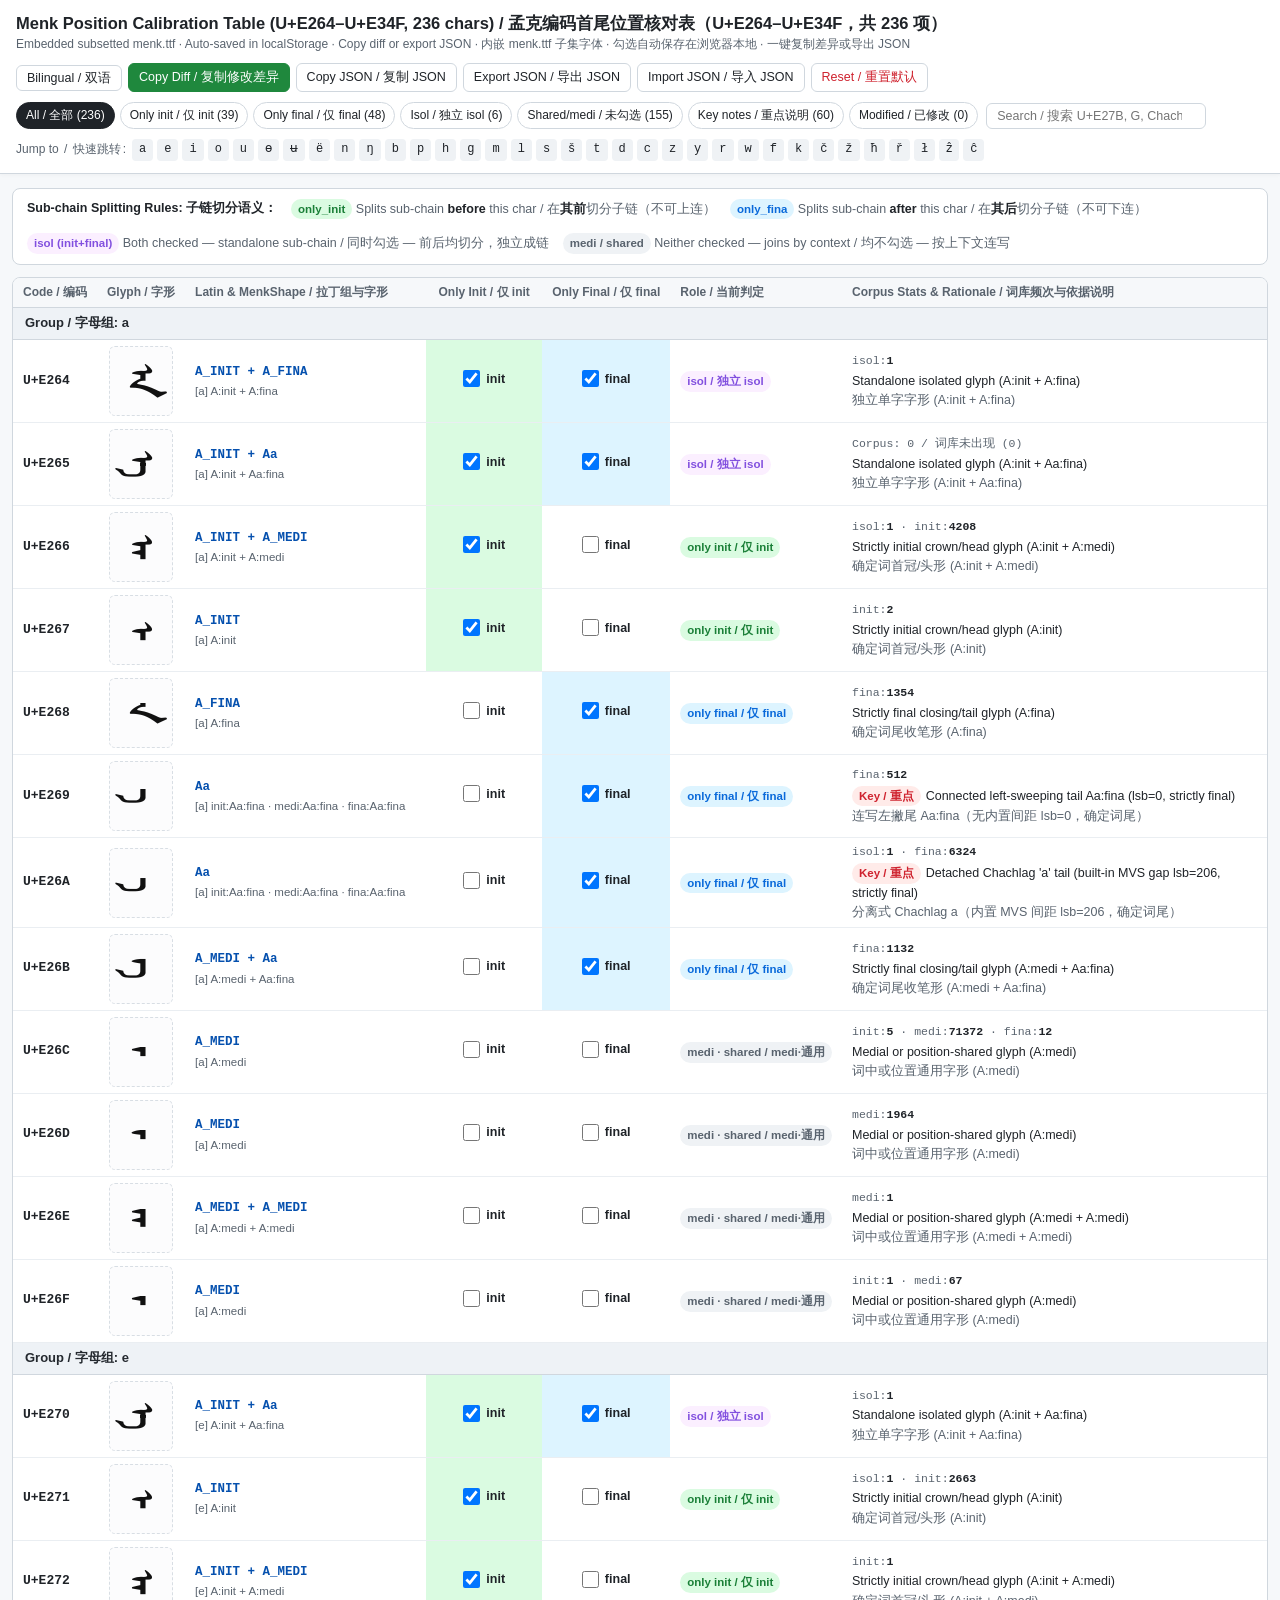
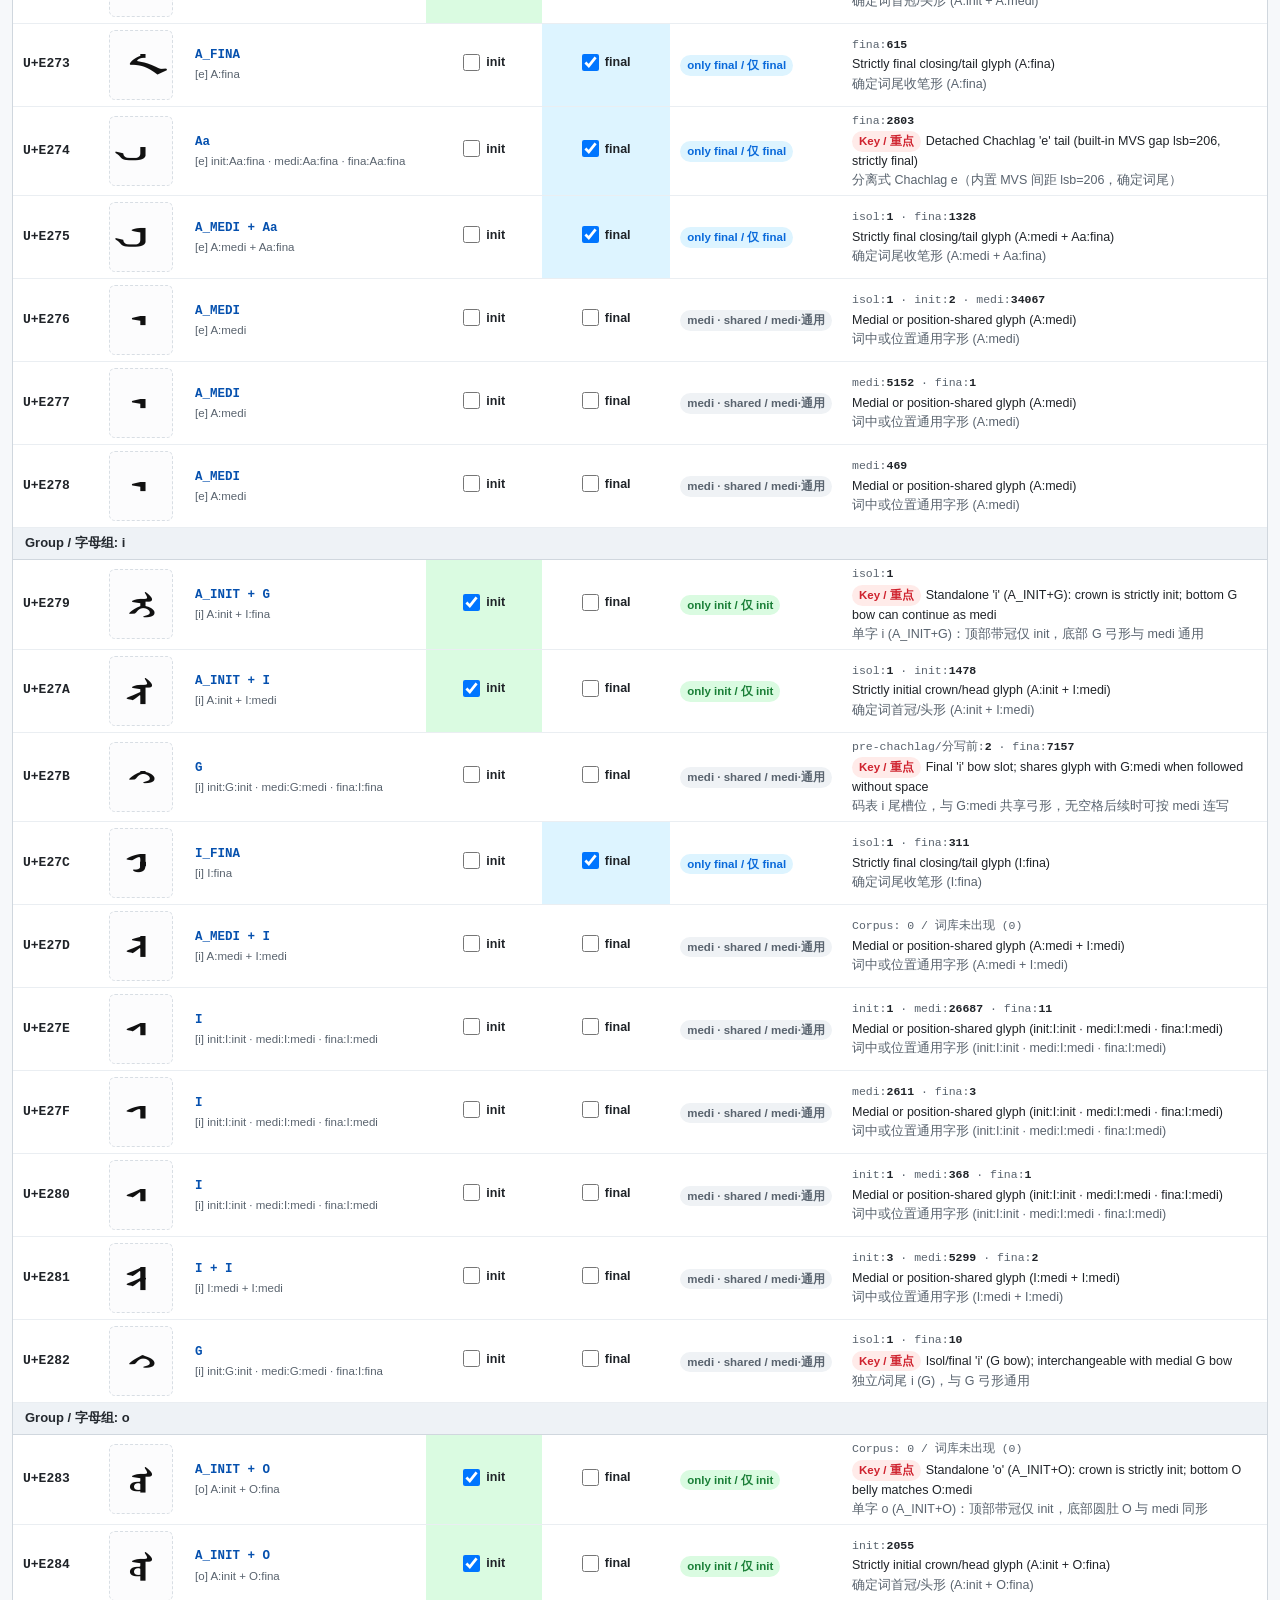
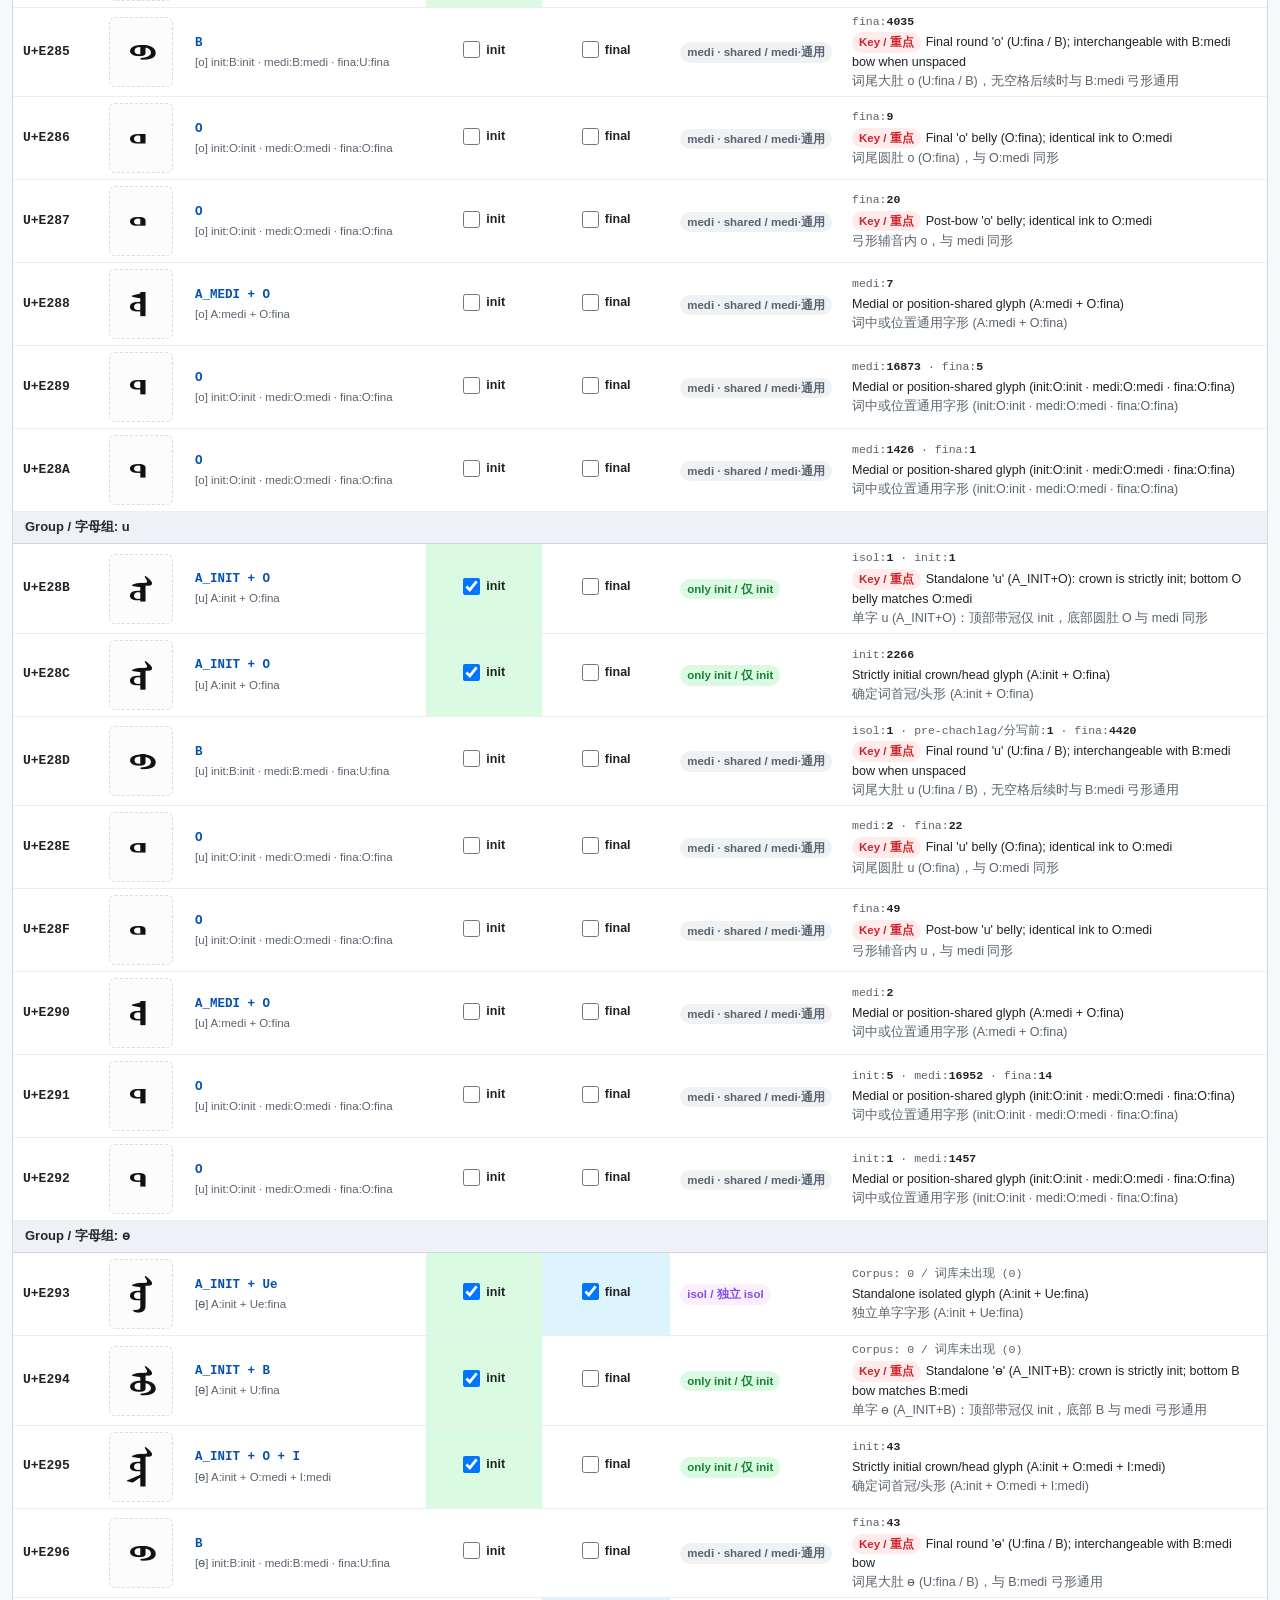
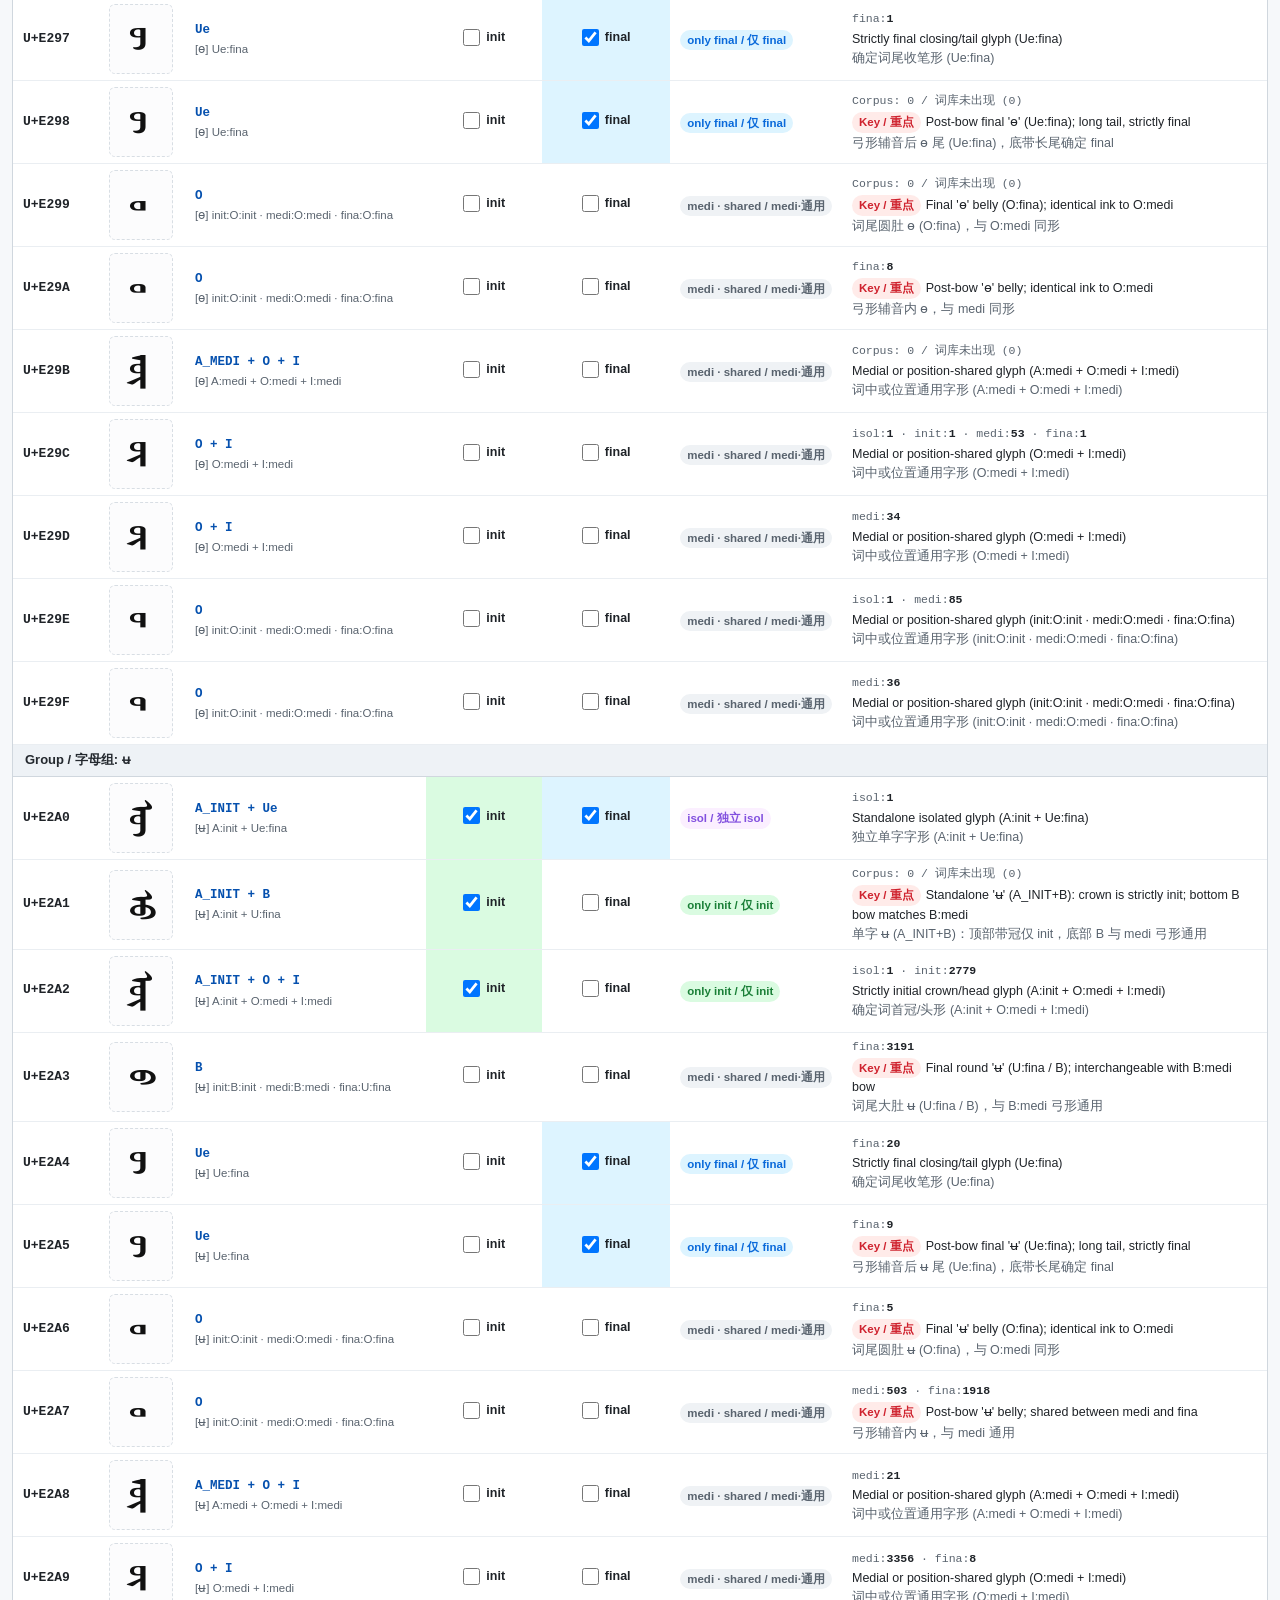
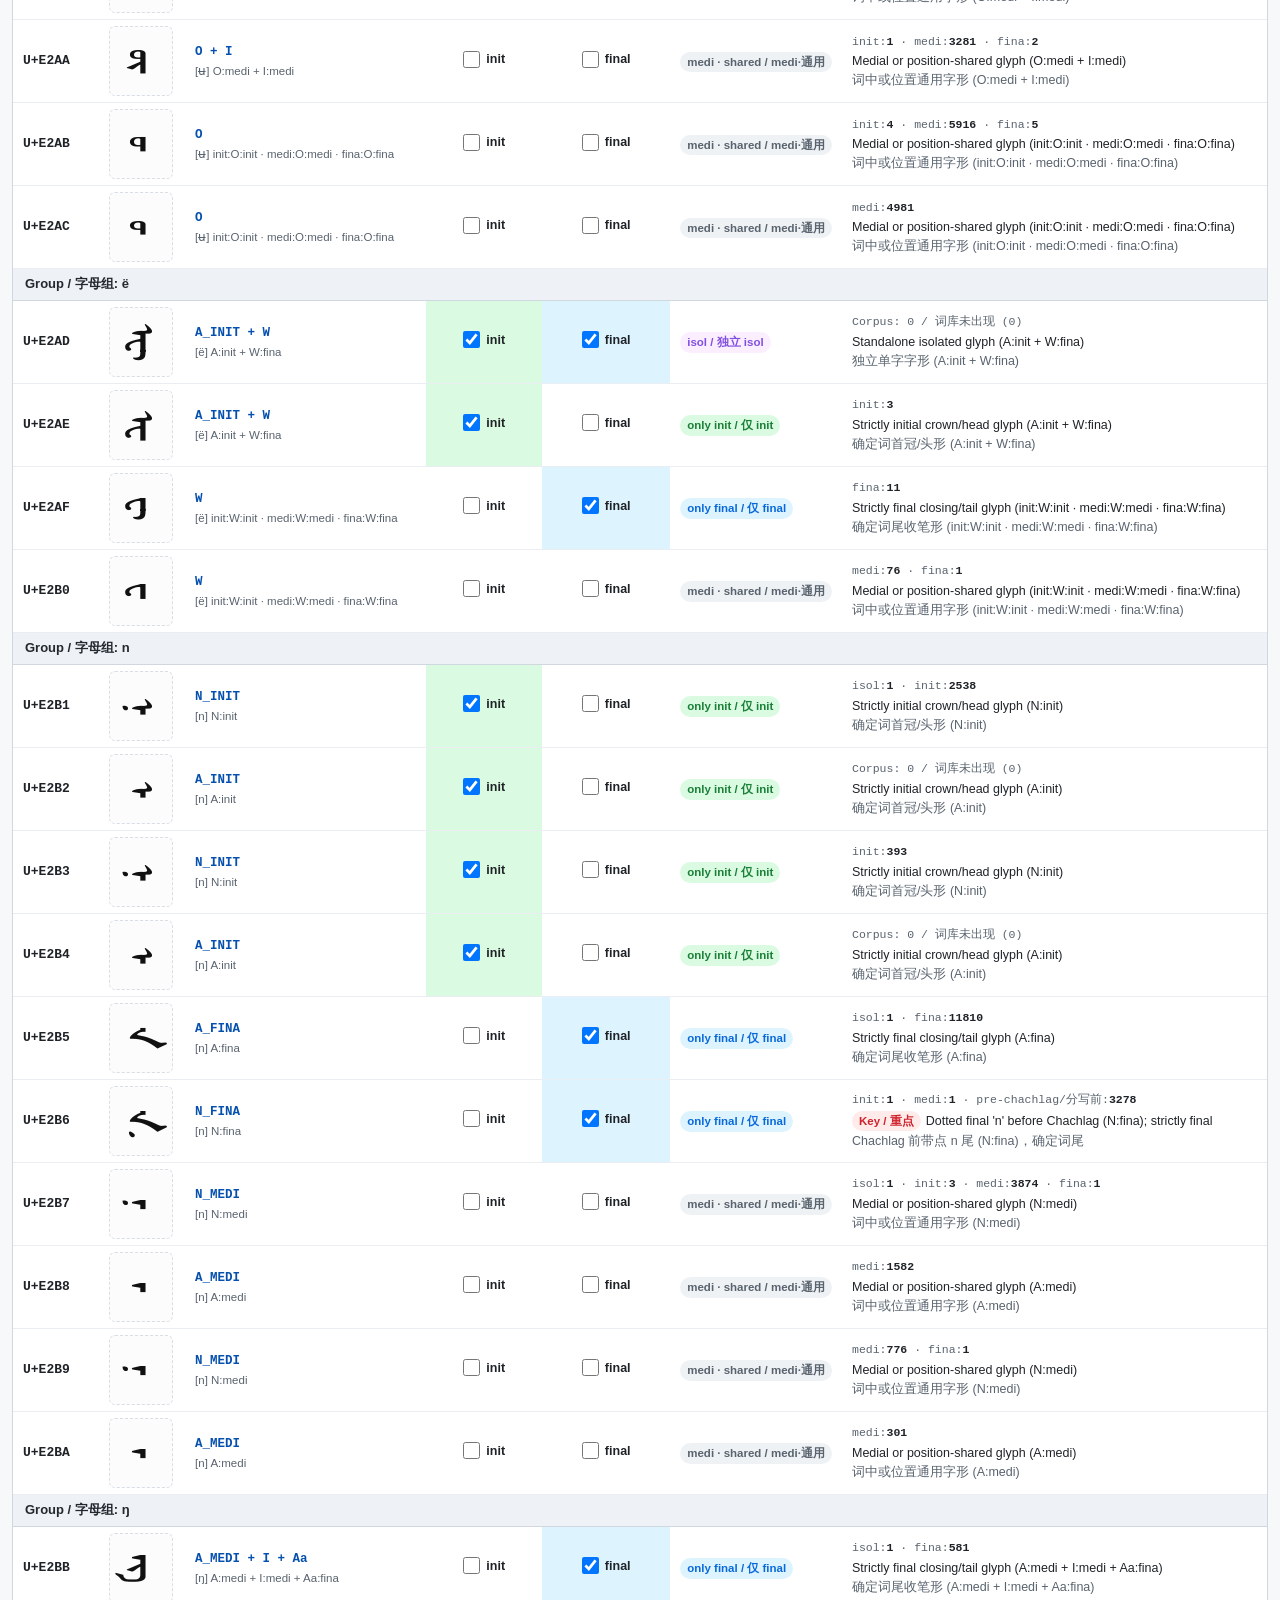
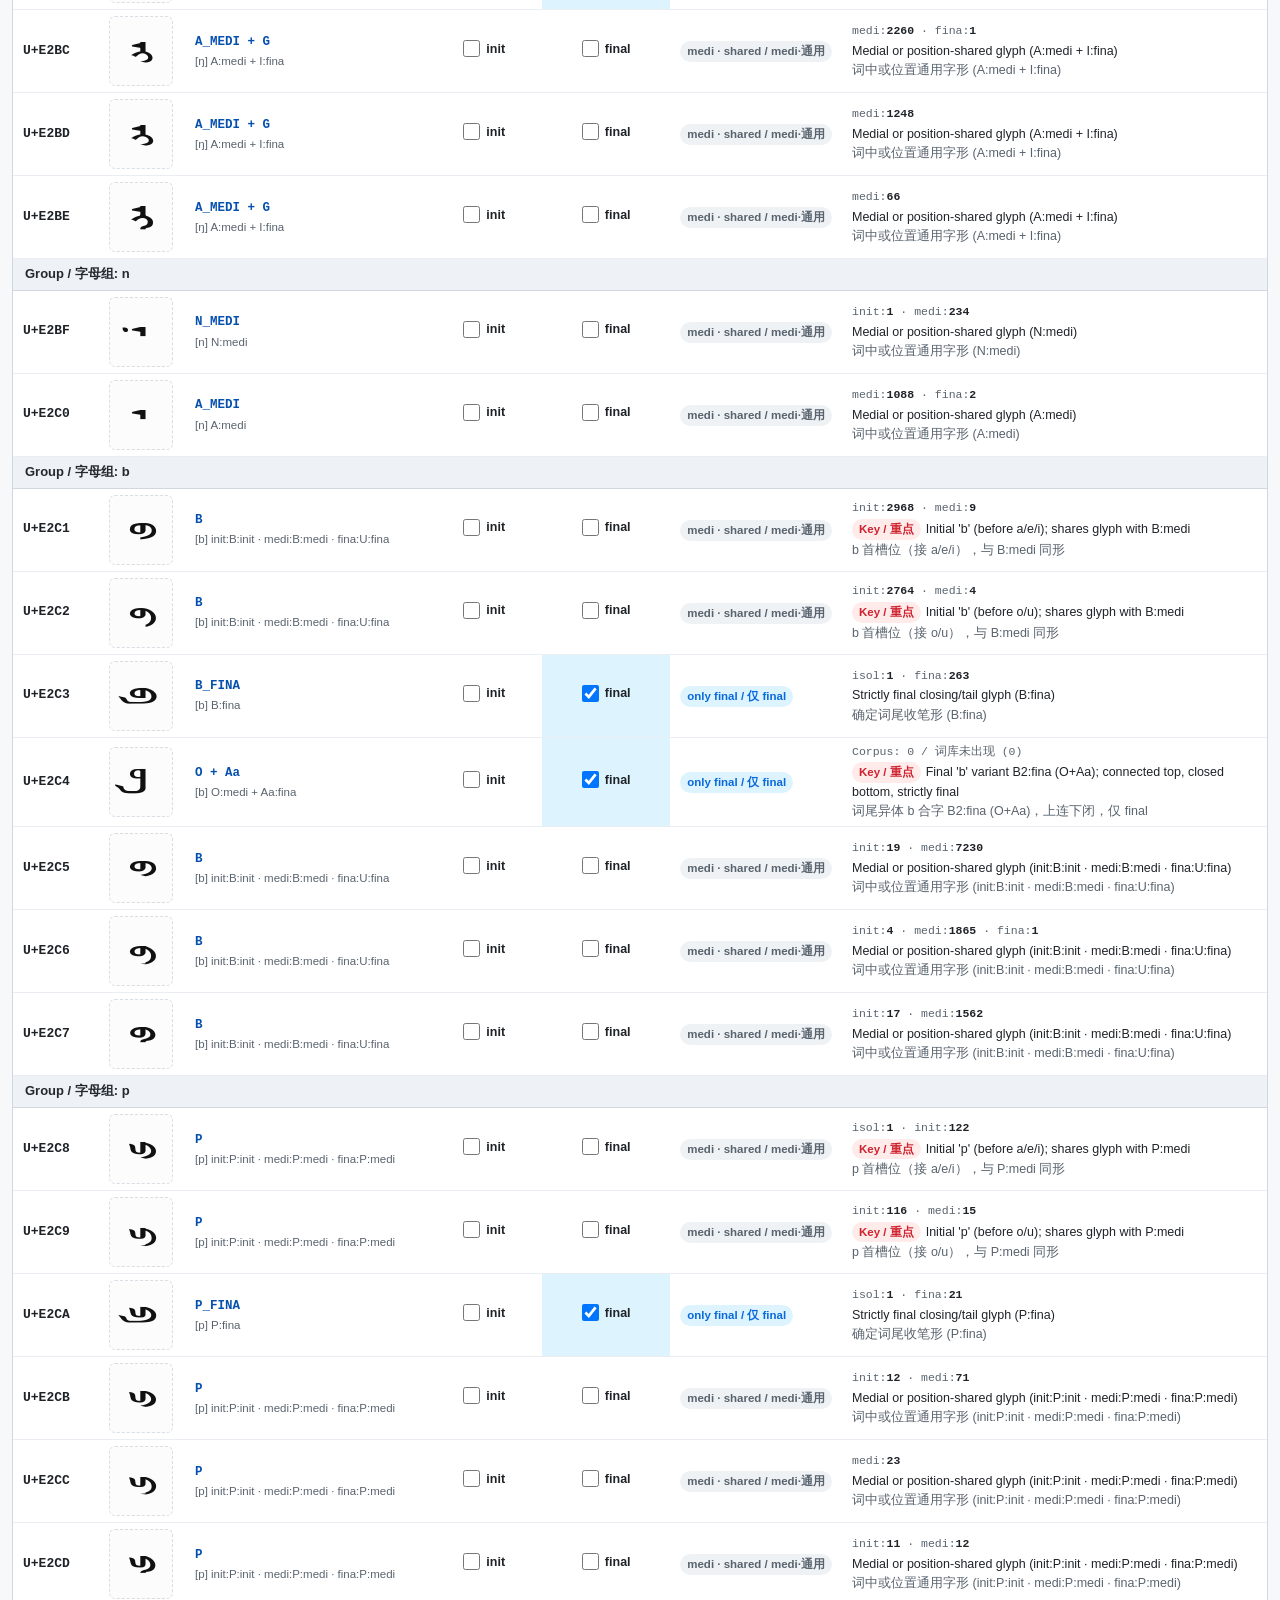
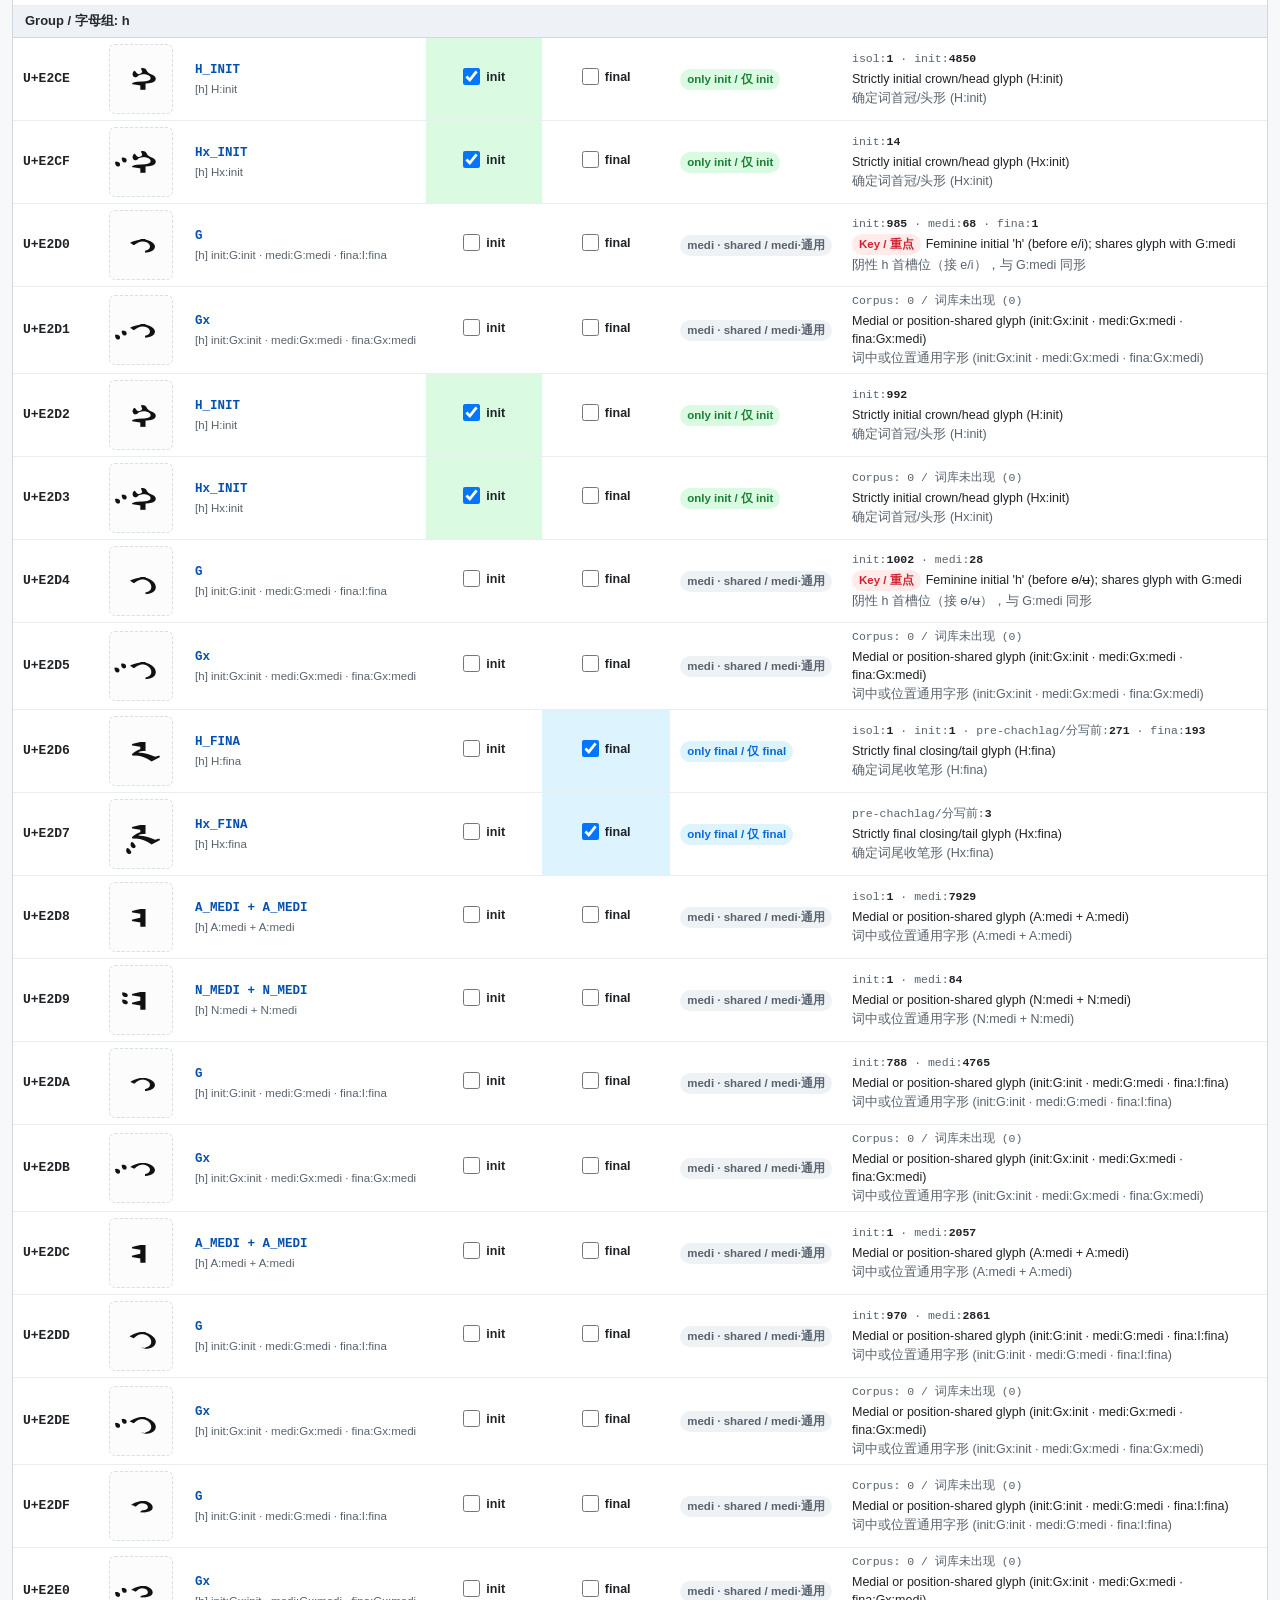
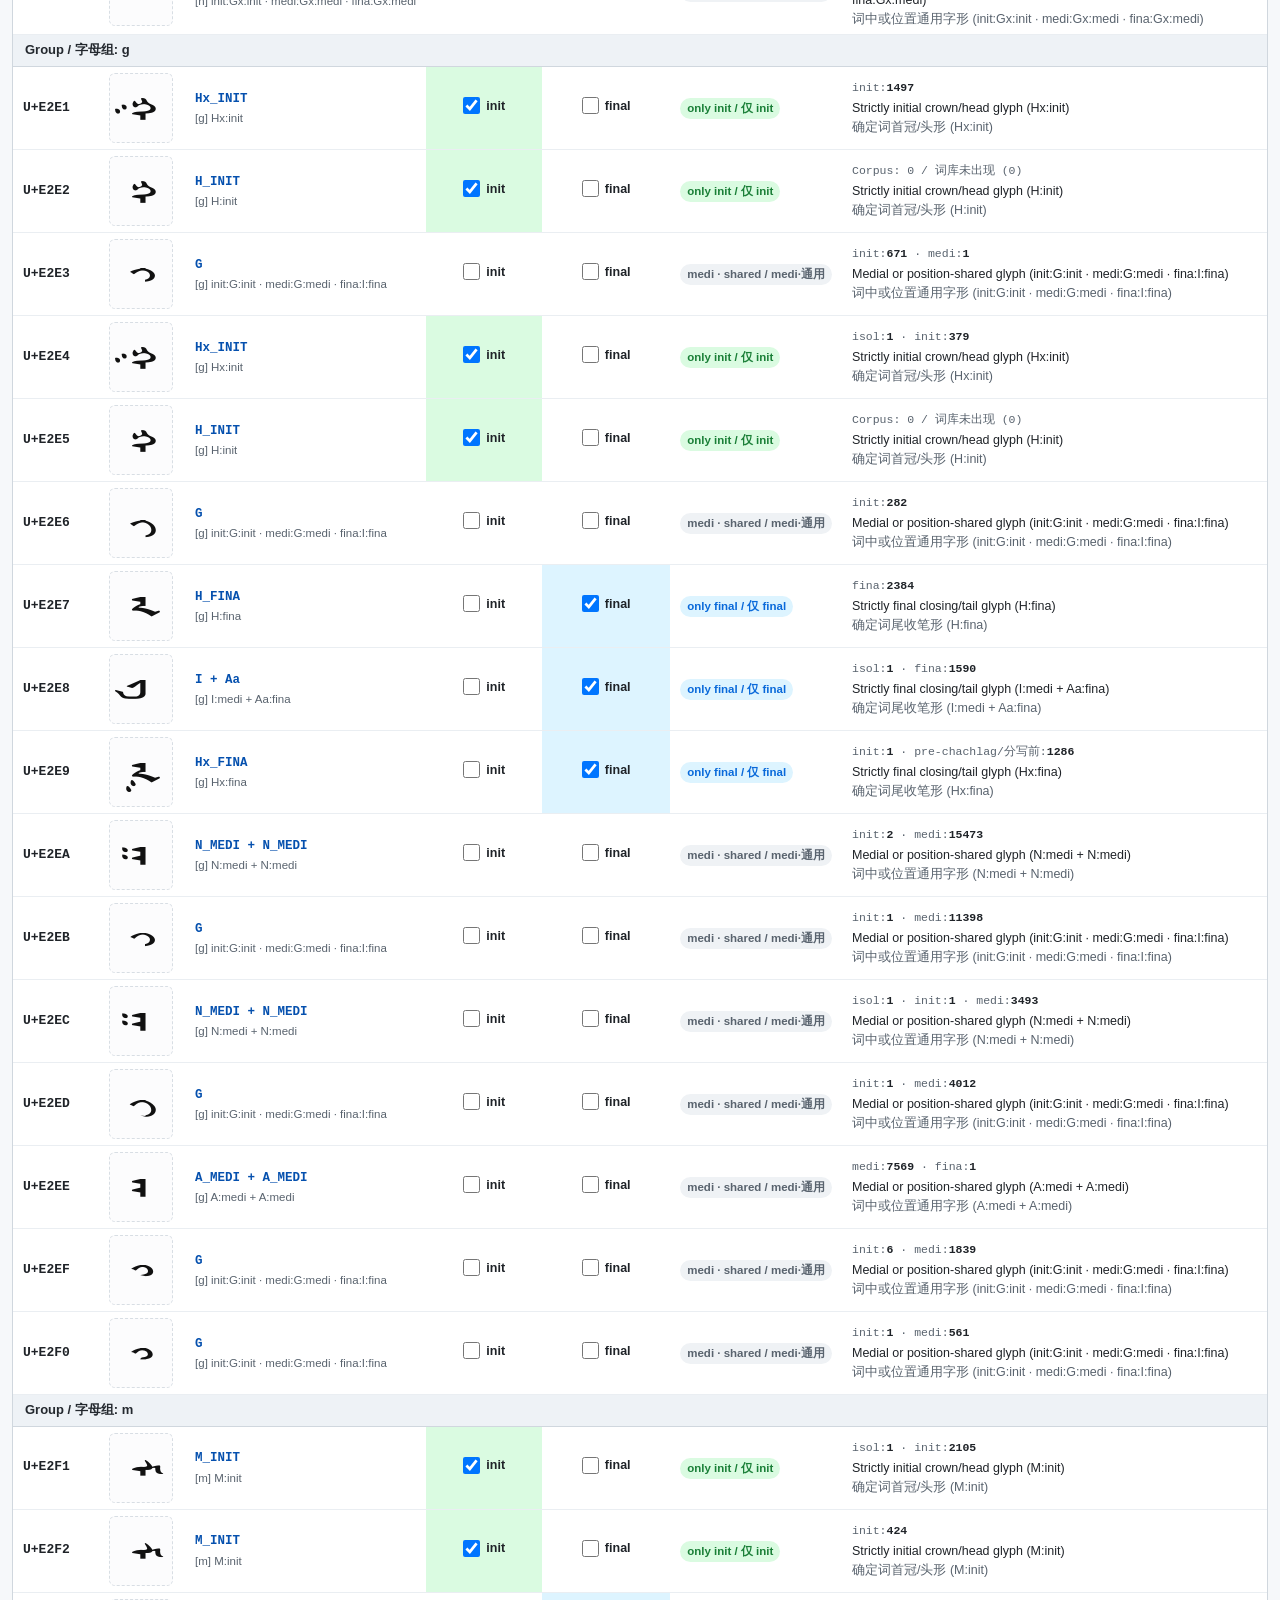
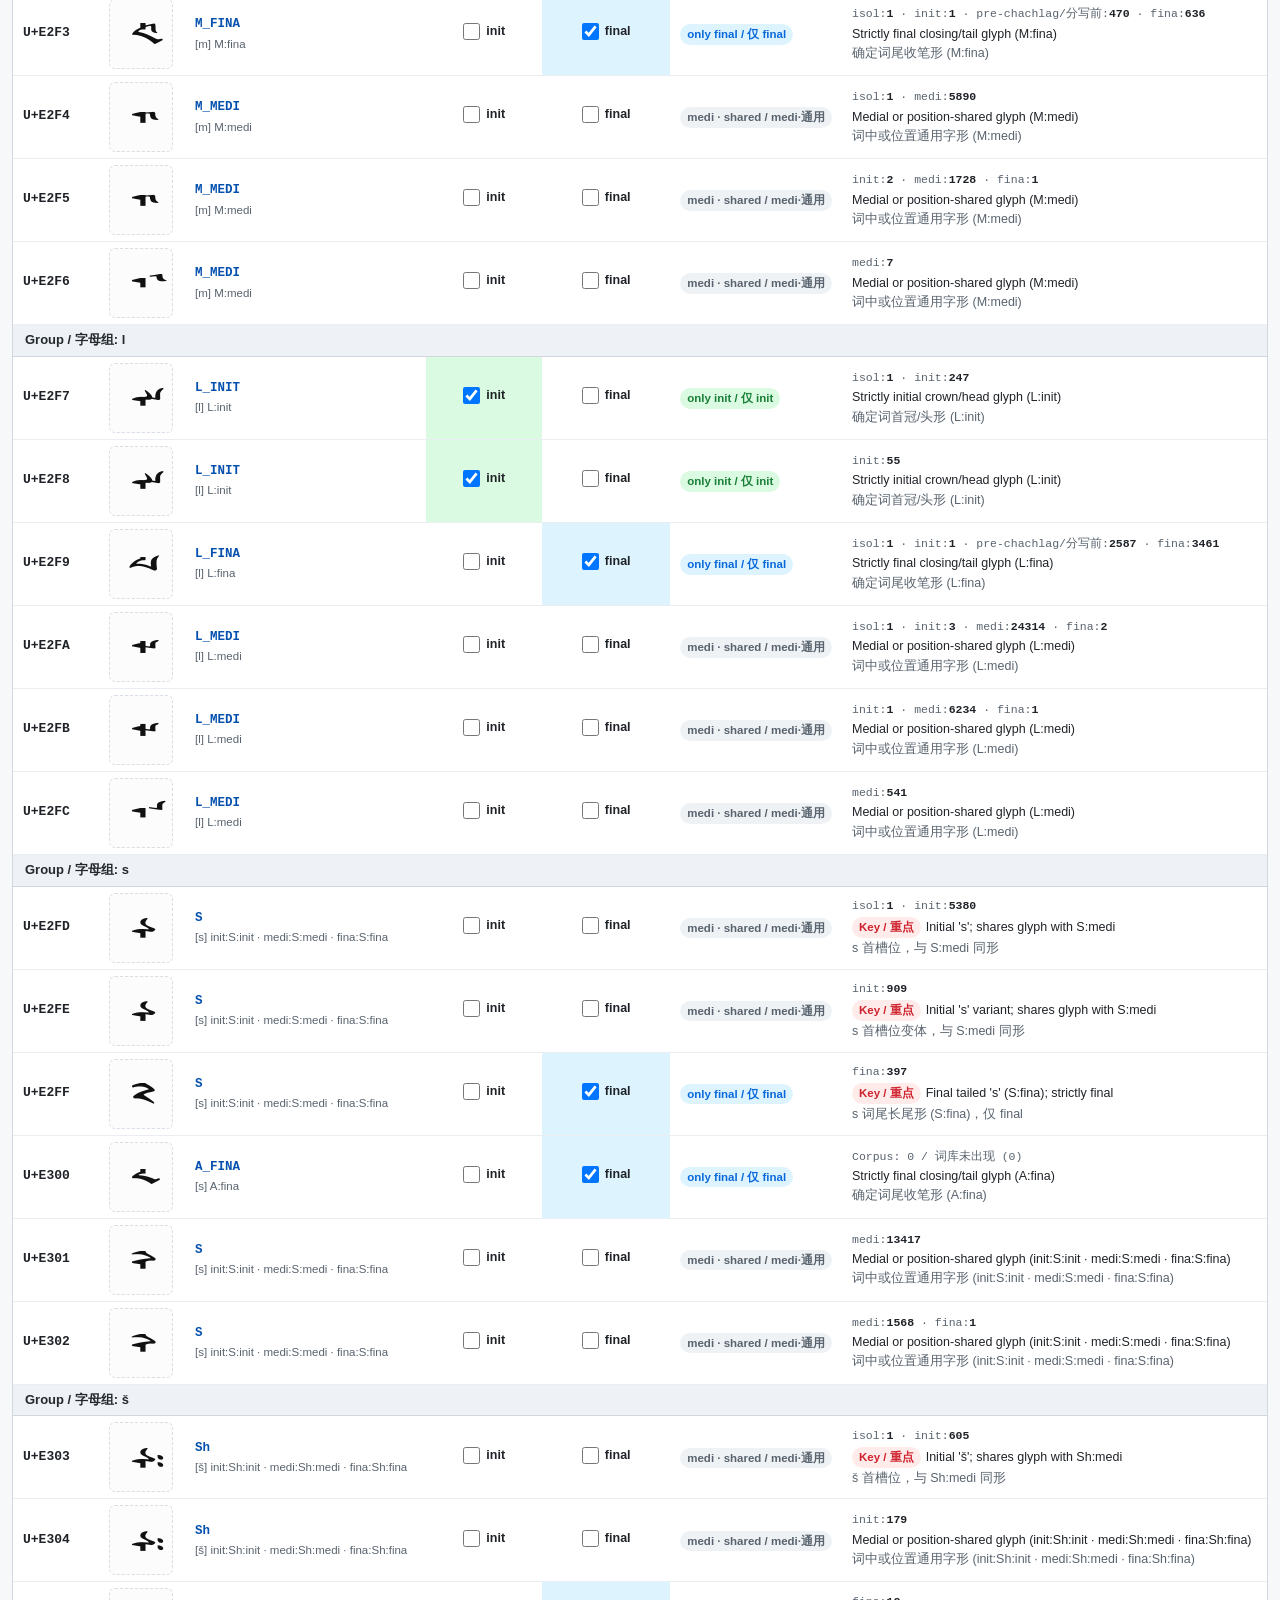
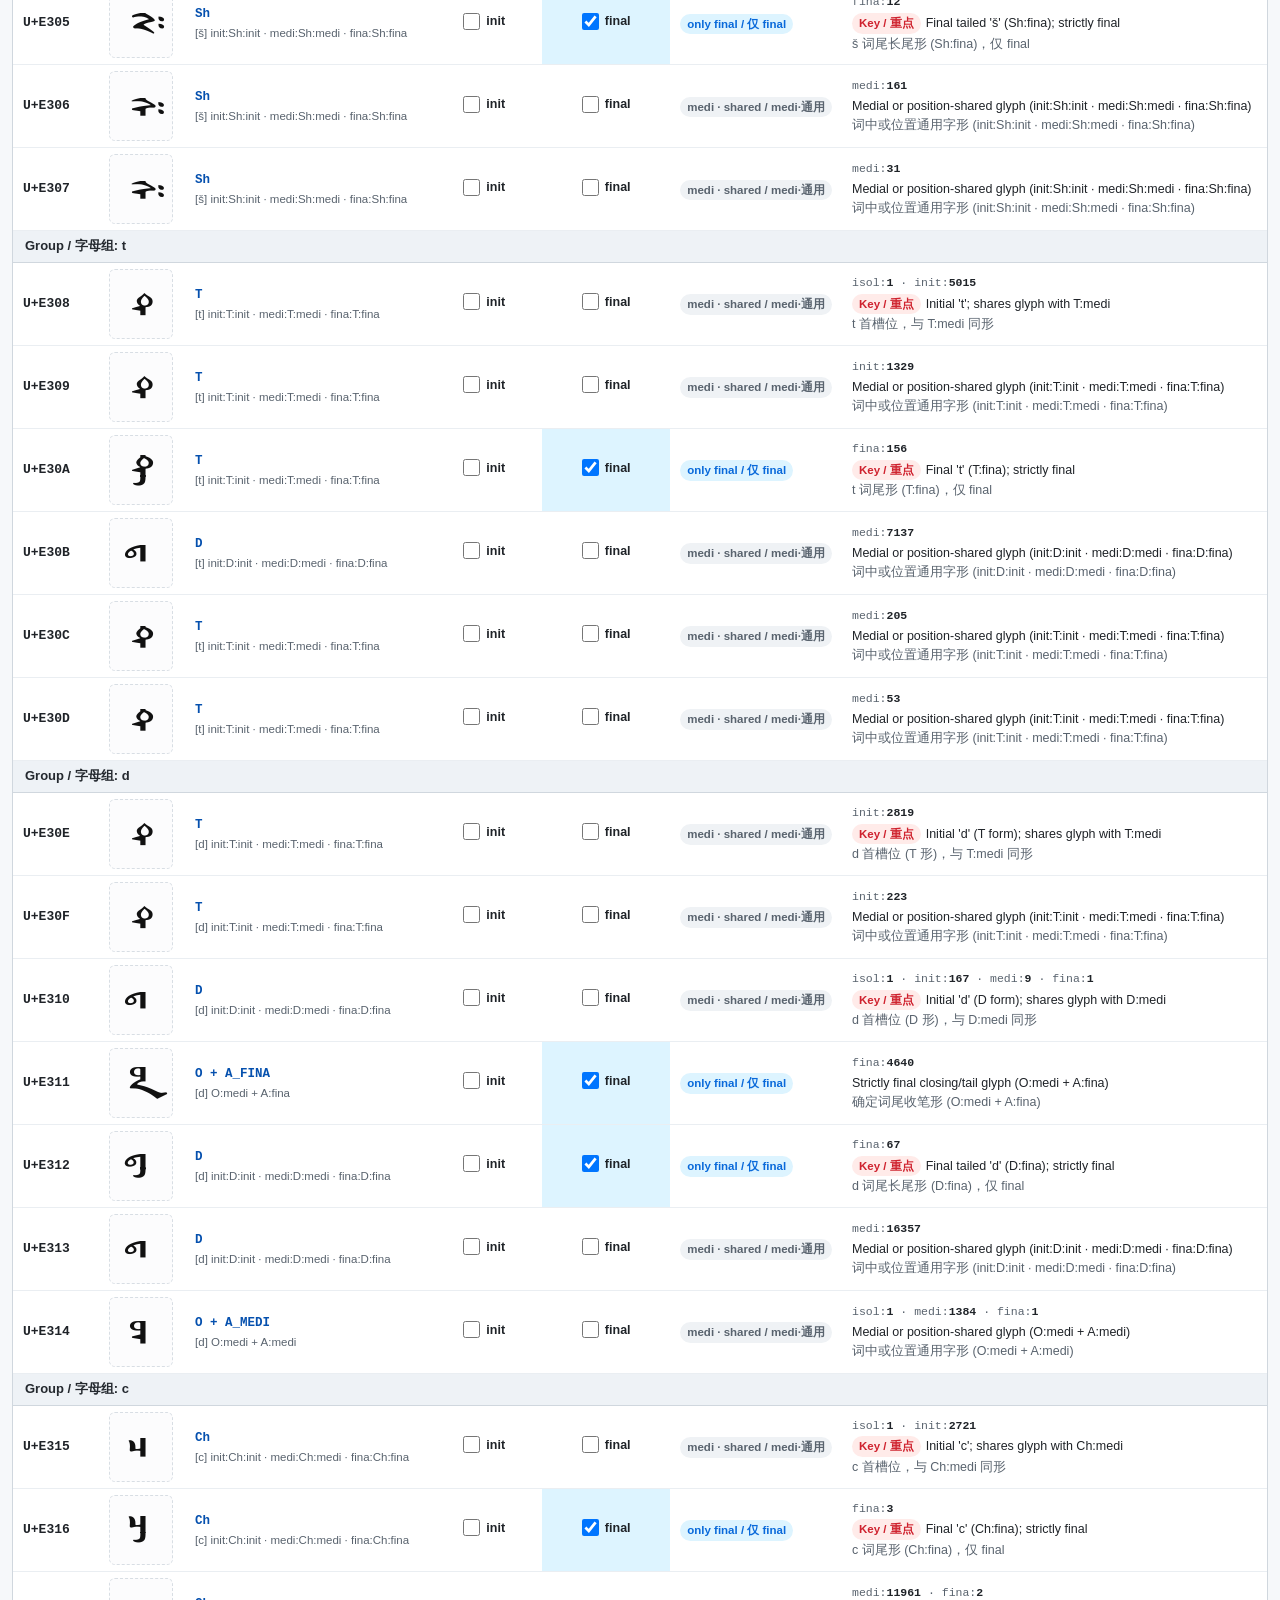
<file: docs/menk_positions.html>
<!DOCTYPE html>
<html lang="en">
<head>
<meta charset="UTF-8">
<meta name="viewport" content="width=device-width, initial-scale=1.0">
<title>Menk Position Calibration Table / 孟克编码首尾位置核对表 (U+E264–U+E34F)</title>
<style>
  @font-face {
    font-family: 'MenkSubset';
    src: url('[data-uri]') format('truetype');
    font-weight: normal;
    font-style: normal;
  }

  :root {
    --bg: #f6f8fa;
    --card: #ffffff;
    --border: #d0d7de;
    --border-soft: #eaeef2;
    --text: #1f2328;
    --muted: #59636e;
    --init-bg: #dafbe1;
    --init-fg: #1a7f37;
    --fina-bg: #ddf4ff;
    --fina-fg: #0969da;
    --isol-bg: #fbefff;
    --isol-fg: #8250df;
    --mod-bg: #fff8c5;
    --mod-fg: #9a6700;
    --rev-bg: #ffebe9;
    --rev-fg: #cf222e;
  }

  * { box-sizing: border-box; }

  body {
    margin: 0;
    font-family: -apple-system, BlinkMacSystemFont, "Segoe UI", "PingFang SC", "Hiragino Sans GB", sans-serif;
    background: var(--bg);
    color: var(--text);
    font-size: 14px;
    line-height: 1.45;
  }

  body[data-lang="en"] .zh-only { display: none !important; }
  body[data-lang="zh"] .en-only { display: none !important; }

  .topbar {
    position: sticky;
    top: 0;
    z-index: 20;
    background: rgba(255, 255, 255, 0.96);
    backdrop-filter: blur(6px);
    border-bottom: 1px solid var(--border);
    padding: 12px 16px;
    box-shadow: 0 1px 4px rgba(0, 0, 0, 0.04);
  }

  .topbar-inner {
    max-width: 1360px;
    margin: 0 auto;
    display: flex;
    flex-direction: column;
    gap: 10px;
  }

  .title-row {
    display: flex;
    flex-wrap: wrap;
    align-items: center;
    justify-content: space-between;
    gap: 10px;
  }

  h1 {
    margin: 0;
    font-size: 16.5px;
    font-weight: 600;
  }

  .subtitle {
    font-size: 12px;
    color: var(--muted);
  }

  .actions {
    display: flex;
    flex-wrap: wrap;
    align-items: center;
    gap: 6px;
  }

  button, select {
    appearance: none;
    border: 1px solid var(--border);
    background: var(--card);
    color: var(--text);
    padding: 5px 10px;
    border-radius: 6px;
    font-size: 12.5px;
    font-weight: 500;
    cursor: pointer;
    transition: background 0.12s, border-color 0.12s;
  }

  button:hover, select:hover {
    background: #f3f4f6;
    border-color: #afb8c1;
  }

  button.primary {
    background: #1f883d;
    border-color: #1f883d;
    color: #fff;
  }

  button.primary:hover {
    background: #1a7f37;
  }

  button.danger {
    color: #cf222e;
  }

  .controls-row {
    display: flex;
    flex-wrap: wrap;
    align-items: center;
    gap: 8px;
  }

  .filter-pills {
    display: flex;
    flex-wrap: wrap;
    gap: 5px;
  }

  .pill {
    padding: 4px 9px;
    border-radius: 999px;
    font-size: 12px;
  }

  .pill.active {
    background: #1f2328;
    border-color: #1f2328;
    color: #fff;
  }

  .search-input {
    padding: 5px 10px;
    border: 1px solid var(--border);
    border-radius: 6px;
    font-size: 12.5px;
    min-width: 220px;
  }

  .group-bar {
    display: flex;
    flex-wrap: wrap;
    gap: 4px;
    align-items: center;
  }

  .group-bar span {
    font-size: 12px;
    color: var(--muted);
    margin-right: 2px;
  }

  .group-link {
    text-decoration: none;
    color: var(--text);
    background: #eff2f5;
    padding: 2px 7px;
    border-radius: 4px;
    font-size: 12px;
    font-family: ui-monospace, SFMono-Regular, Menlo, monospace;
  }

  .group-link:hover {
    background: #d0d7de;
  }

  .container {
    max-width: 1360px;
    margin: 14px auto 48px;
    padding: 0 12px;
  }

  .legend {
    background: var(--card);
    border: 1px solid var(--border);
    border-radius: 8px;
    padding: 10px 14px;
    margin-bottom: 12px;
    font-size: 12.5px;
    color: var(--muted);
    display: flex;
    flex-wrap: wrap;
    gap: 14px;
  }

  .legend strong { color: var(--text); }

  .table-wrap {
    background: var(--card);
    border: 1px solid var(--border);
    border-radius: 8px;
    overflow-x: auto;
  }

  table {
    width: 100%;
    border-collapse: collapse;
    min-width: 860px;
  }

  th, td {
    border-bottom: 1px solid var(--border-soft);
    padding: 6px 10px;
    text-align: left;
    vertical-align: middle;
  }

  th {
    background: #f6f8fa;
    font-size: 12px;
    font-weight: 600;
    color: var(--muted);
    border-bottom: 1px solid var(--border);
    white-space: nowrap;
  }

  tr.group-header td {
    background: #eef2f6;
    font-weight: 600;
    font-size: 13px;
    color: #24292f;
    padding: 6px 12px;
    border-top: 1px solid var(--border);
    border-bottom: 1px solid var(--border);
  }

  tr.data-row:hover {
    background: #f9fbfd;
  }

  tr.data-row.modified {
    background: #fffdf0;
  }

  .col-hex {
    font-family: ui-monospace, SFMono-Regular, Menlo, monospace;
    font-weight: 600;
    font-size: 13px;
    white-space: nowrap;
    width: 84px;
  }

  .col-glyph {
    width: 78px;
    text-align: center;
  }

  .glyph-box {
    display: inline-flex;
    align-items: center;
    justify-content: center;
    min-width: 62px;
    min-height: 70px;
    padding: 6px;
    background: #fcfcfd;
    border: 1px dashed #d8dee4;
    border-radius: 6px;
  }

  .menk-glyph {
    font-family: 'MenkSubset', sans-serif;
    font-size: 50px;
    line-height: 1;
    writing-mode: vertical-lr;
    -webkit-writing-mode: vertical-lr;
    text-orientation: sideways;
    -webkit-text-orientation: sideways;
    color: #111;
    user-select: all;
  }

  .col-shape {
    white-space: nowrap;
    width: 190px;
  }

  .shape-code {
    font-family: ui-monospace, SFMono-Regular, Menlo, monospace;
    font-size: 12.5px;
    font-weight: 600;
    color: #0550ae;
  }

  .utn-sub {
    font-size: 11.5px;
    color: var(--muted);
    margin-top: 2px;
  }

  .col-chk {
    width: 116px;
    text-align: center;
    cursor: pointer;
    user-select: none;
    transition: background 0.1s;
  }

  .col-chk:hover {
    background: #f0f4f8;
  }

  .col-chk.checked-init {
    background: var(--init-bg);
  }

  .col-chk.checked-fina {
    background: var(--fina-bg);
  }

  .chk-label {
    display: inline-flex;
    align-items: center;
    gap: 6px;
    font-size: 12.5px;
    font-weight: 600;
    cursor: pointer;
  }

  .chk-label input {
    width: 17px;
    height: 17px;
    cursor: pointer;
    margin: 0;
  }

  .col-status {
    width: 136px;
    white-space: nowrap;
  }

  .badge {
    display: inline-block;
    padding: 2px 7px;
    border-radius: 999px;
    font-size: 11.5px;
    font-weight: 600;
  }

  .badge-init { background: var(--init-bg); color: var(--init-fg); }
  .badge-fina { background: var(--fina-bg); color: var(--fina-fg); }
  .badge-isol { background: var(--isol-bg); color: var(--isol-fg); }
  .badge-medi { background: #eff2f5; color: var(--muted); }
  .badge-mod  { background: var(--mod-bg); color: var(--mod-fg); margin-left: 4px; }
  .badge-rev  { background: var(--rev-bg); color: var(--rev-fg); margin-right: 5px; }

  .stats-line {
    font-family: ui-monospace, SFMono-Regular, Menlo, monospace;
    font-size: 11.5px;
    color: var(--muted);
    margin-bottom: 2px;
  }

  .stats-line b {
    color: var(--text);
  }

  .note-text {
    font-size: 12.5px;
    color: #333;
  }

  .note-en {
    color: #1f2328;
  }

  .note-zh {
    color: #59636e;
    margin-top: 1px;
  }

  .toast {
    position: fixed;
    bottom: 20px;
    right: 20px;
    background: #1f2328;
    color: #fff;
    padding: 9px 14px;
    border-radius: 8px;
    font-size: 13px;
    opacity: 0;
    pointer-events: none;
    transition: opacity 0.2s;
    z-index: 50;
  }

  .toast.show { opacity: 1; }
</style>
</head>
<body data-lang="bi">

<div class="topbar">
  <div class="topbar-inner">
    <div class="title-row">
      <div>
        <h1>
          <span class="en-only">Menk Position Calibration Table (U+E264–U+E34F, 236 chars)</span>
          <span class="en-only zh-only"> / </span>
          <span class="zh-only">孟克编码首尾位置核对表（U+E264–U+E34F，共 236 项）</span>
        </h1>
        <div class="subtitle">
          <span class="en-only">Embedded subsetted menk.ttf · Auto-saved in localStorage · Copy diff or export JSON</span>
          <span class="en-only zh-only"> · </span>
          <span class="zh-only">内嵌 menk.ttf 子集字体 · 勾选自动保存在浏览器本地 · 一键复制差异或导出 JSON</span>
        </div>
      </div>
      <div class="actions">
        <select id="langSelect" aria-label="Language / 语言">
          <option value="bi">Bilingual / 双语</option>
          <option value="en">English</option>
          <option value="zh">简体中文</option>
        </select>
        <button class="primary" id="btnCopyDiff">
          <span class="en-only">Copy Diff</span><span class="en-only zh-only"> / </span><span class="zh-only">复制修改差异</span>
        </button>
        <button id="btnCopyJson">
          <span class="en-only">Copy JSON</span><span class="en-only zh-only"> / </span><span class="zh-only">复制 JSON</span>
        </button>
        <button id="btnDownloadJson">
          <span class="en-only">Export JSON</span><span class="en-only zh-only"> / </span><span class="zh-only">导出 JSON</span>
        </button>
        <button id="btnImportJson">
          <span class="en-only">Import JSON</span><span class="en-only zh-only"> / </span><span class="zh-only">导入 JSON</span>
        </button>
        <button class="danger" id="btnReset">
          <span class="en-only">Reset</span><span class="en-only zh-only"> / </span><span class="zh-only">重置默认</span>
        </button>
        <input type="file" id="fileInput" accept=".json" style="display:none">
      </div>
    </div>

    <div class="controls-row">
      <div class="filter-pills" id="filterPills">
        <button class="pill active" data-filter="all" id="pillAll"></button>
        <button class="pill" data-filter="init" id="pillInit"></button>
        <button class="pill" data-filter="fina" id="pillFina"></button>
        <button class="pill" data-filter="isol" id="pillIsol"></button>
        <button class="pill" data-filter="medi" id="pillMedi"></button>
        <button class="pill" data-filter="review" id="pillReview"></button>
        <button class="pill" data-filter="modified" id="pillMod"></button>
      </div>
      <input type="search" class="search-input" id="searchInput" placeholder="Search / 搜索 U+E27B, G, Chachlag...">
    </div>

    <div class="group-bar" id="groupBar">
      <span><span class="en-only">Jump to</span><span class="en-only zh-only"> / </span><span class="zh-only">快速跳转</span>:</span>
    </div>
  </div>
</div>

<div class="container">
  <div class="legend">
    <div>
      <strong>
        <span class="en-only">Sub-chain Splitting Rules:</span>
        <span class="en-only zh-only"> </span>
        <span class="zh-only">子链切分语义：</span>
      </strong>
    </div>
    <div>
      <span class="badge badge-init">only_init</span>
      <span class="en-only">Splits sub-chain <strong>before</strong> this char</span>
      <span class="en-only zh-only"> / </span>
      <span class="zh-only">在<strong>其前</strong>切分子链（不可上连）</span>
    </div>
    <div>
      <span class="badge badge-fina">only_fina</span>
      <span class="en-only">Splits sub-chain <strong>after</strong> this char</span>
      <span class="en-only zh-only"> / </span>
      <span class="zh-only">在<strong>其后</strong>切分子链（不可下连）</span>
    </div>
    <div>
      <span class="badge badge-isol">isol (init+final)</span>
      <span class="en-only">Both checked — standalone sub-chain</span>
      <span class="en-only zh-only"> / </span>
      <span class="zh-only">同时勾选 — 前后均切分，独立成链</span>
    </div>
    <div>
      <span class="badge badge-medi">medi / shared</span>
      <span class="en-only">Neither checked — joins by context</span>
      <span class="en-only zh-only"> / </span>
      <span class="zh-only">均不勾选 — 按上下文连写</span>
    </div>
  </div>

  <div class="table-wrap">
    <table>
      <thead>
        <tr>
          <th><span class="en-only">Code</span><span class="en-only zh-only"> / </span><span class="zh-only">编码</span></th>
          <th style="text-align:center"><span class="en-only">Glyph</span><span class="en-only zh-only"> / </span><span class="zh-only">字形</span></th>
          <th><span class="en-only">Latin &amp; MenkShape</span><span class="en-only zh-only"> / </span><span class="zh-only">拉丁组与字形</span></th>
          <th style="text-align:center"><span class="en-only">Only Init</span><span class="en-only zh-only"> / </span><span class="zh-only">仅 init</span></th>
          <th style="text-align:center"><span class="en-only">Only Final</span><span class="en-only zh-only"> / </span><span class="zh-only">仅 final</span></th>
          <th><span class="en-only">Role</span><span class="en-only zh-only"> / </span><span class="zh-only">当前判定</span></th>
          <th><span class="en-only">Corpus Stats &amp; Rationale</span><span class="en-only zh-only"> / </span><span class="zh-only">词库频次与依据说明</span></th>
        </tr>
      </thead>
      <tbody id="tableBody"></tbody>
    </table>
  </div>
</div>

<div class="toast" id="toast"></div>

<script>
// Embedded character table & group order / 内嵌码位数据与分组顺序
const RAW_DATA = [{"cp": 57956, "hex": "U+E264", "char": "", "latin": "a", "shapes": ["A_INIT", "A_FINA"], "utn57": "A:init + A:fina", "onlyInit": true, "onlyFina": true, "review": false, "noteEn": "Standalone isolated glyph (A:init + A:fina)", "noteZh": "独立单字字形 (A:init + A:fina)", "counts": {"isol": 1, "init": 0, "medi": 0, "chachlag": 0, "fina": 0}}, {"cp": 57957, "hex": "U+E265", "char": "", "latin": "a", "shapes": ["A_INIT", "Aa"], "utn57": "A:init + Aa:fina", "onlyInit": true, "onlyFina": true, "review": false, "noteEn": "Standalone isolated glyph (A:init + Aa:fina)", "noteZh": "独立单字字形 (A:init + Aa:fina)", "counts": {"isol": 0, "init": 0, "medi": 0, "chachlag": 0, "fina": 0}}, {"cp": 57958, "hex": "U+E266", "char": "", "latin": "a", "shapes": ["A_INIT", "A_MEDI"], "utn57": "A:init + A:medi", "onlyInit": true, "onlyFina": false, "review": false, "noteEn": "Strictly initial crown/head glyph (A:init + A:medi)", "noteZh": "确定词首冠/头形 (A:init + A:medi)", "counts": {"isol": 1, "init": 4208, "medi": 0, "chachlag": 0, "fina": 0}}, {"cp": 57959, "hex": "U+E267", "char": "", "latin": "a", "shapes": ["A_INIT"], "utn57": "A:init", "onlyInit": true, "onlyFina": false, "review": false, "noteEn": "Strictly initial crown/head glyph (A:init)", "noteZh": "确定词首冠/头形 (A:init)", "counts": {"isol": 0, "init": 2, "medi": 0, "chachlag": 0, "fina": 0}}, {"cp": 57960, "hex": "U+E268", "char": "", "latin": "a", "shapes": ["A_FINA"], "utn57": "A:fina", "onlyInit": false, "onlyFina": true, "review": false, "noteEn": "Strictly final closing/tail glyph (A:fina)", "noteZh": "确定词尾收笔形 (A:fina)", "counts": {"isol": 0, "init": 0, "medi": 0, "chachlag": 0, "fina": 1354}}, {"cp": 57961, "hex": "U+E269", "char": "", "latin": "a", "shapes": ["Aa"], "utn57": "init:Aa:fina · medi:Aa:fina · fina:Aa:fina", "onlyInit": false, "onlyFina": true, "review": true, "noteEn": "Connected left-sweeping tail Aa:fina (lsb=0, strictly final)", "noteZh": "连写左撇尾 Aa:fina（无内置间距 lsb=0，确定词尾）", "counts": {"isol": 0, "init": 0, "medi": 0, "chachlag": 0, "fina": 512}}, {"cp": 57962, "hex": "U+E26A", "char": "", "latin": "a", "shapes": ["Aa"], "utn57": "init:Aa:fina · medi:Aa:fina · fina:Aa:fina", "onlyInit": false, "onlyFina": true, "review": true, "noteEn": "Detached Chachlag 'a' tail (built-in MVS gap lsb=206, strictly final)", "noteZh": "分离式 Chachlag a（内置 MVS 间距 lsb=206，确定词尾）", "counts": {"isol": 1, "init": 0, "medi": 0, "chachlag": 0, "fina": 6324}}, {"cp": 57963, "hex": "U+E26B", "char": "", "latin": "a", "shapes": ["A_MEDI", "Aa"], "utn57": "A:medi + Aa:fina", "onlyInit": false, "onlyFina": true, "review": false, "noteEn": "Strictly final closing/tail glyph (A:medi + Aa:fina)", "noteZh": "确定词尾收笔形 (A:medi + Aa:fina)", "counts": {"isol": 0, "init": 0, "medi": 0, "chachlag": 0, "fina": 1132}}, {"cp": 57964, "hex": "U+E26C", "char": "", "latin": "a", "shapes": ["A_MEDI"], "utn57": "A:medi", "onlyInit": false, "onlyFina": false, "review": false, "noteEn": "Medial or position-shared glyph (A:medi)", "noteZh": "词中或位置通用字形 (A:medi)", "counts": {"isol": 0, "init": 5, "medi": 71372, "chachlag": 0, "fina": 12}}, {"cp": 57965, "hex": "U+E26D", "char": "", "latin": "a", "shapes": ["A_MEDI"], "utn57": "A:medi", "onlyInit": false, "onlyFina": false, "review": false, "noteEn": "Medial or position-shared glyph (A:medi)", "noteZh": "词中或位置通用字形 (A:medi)", "counts": {"isol": 0, "init": 0, "medi": 1964, "chachlag": 0, "fina": 0}}, {"cp": 57966, "hex": "U+E26E", "char": "", "latin": "a", "shapes": ["A_MEDI", "A_MEDI"], "utn57": "A:medi + A:medi", "onlyInit": false, "onlyFina": false, "review": false, "noteEn": "Medial or position-shared glyph (A:medi + A:medi)", "noteZh": "词中或位置通用字形 (A:medi + A:medi)", "counts": {"isol": 0, "init": 0, "medi": 1, "chachlag": 0, "fina": 0}}, {"cp": 57967, "hex": "U+E26F", "char": "", "latin": "a", "shapes": ["A_MEDI"], "utn57": "A:medi", "onlyInit": false, "onlyFina": false, "review": false, "noteEn": "Medial or position-shared glyph (A:medi)", "noteZh": "词中或位置通用字形 (A:medi)", "counts": {"isol": 0, "init": 1, "medi": 67, "chachlag": 0, "fina": 0}}, {"cp": 57968, "hex": "U+E270", "char": "", "latin": "e", "shapes": ["A_INIT", "Aa"], "utn57": "A:init + Aa:fina", "onlyInit": true, "onlyFina": true, "review": false, "noteEn": "Standalone isolated glyph (A:init + Aa:fina)", "noteZh": "独立单字字形 (A:init + Aa:fina)", "counts": {"isol": 1, "init": 0, "medi": 0, "chachlag": 0, "fina": 0}}, {"cp": 57969, "hex": "U+E271", "char": "", "latin": "e", "shapes": ["A_INIT"], "utn57": "A:init", "onlyInit": true, "onlyFina": false, "review": false, "noteEn": "Strictly initial crown/head glyph (A:init)", "noteZh": "确定词首冠/头形 (A:init)", "counts": {"isol": 1, "init": 2663, "medi": 0, "chachlag": 0, "fina": 0}}, {"cp": 57970, "hex": "U+E272", "char": "", "latin": "e", "shapes": ["A_INIT", "A_MEDI"], "utn57": "A:init + A:medi", "onlyInit": true, "onlyFina": false, "review": false, "noteEn": "Strictly initial crown/head glyph (A:init + A:medi)", "noteZh": "确定词首冠/头形 (A:init + A:medi)", "counts": {"isol": 0, "init": 1, "medi": 0, "chachlag": 0, "fina": 0}}, {"cp": 57971, "hex": "U+E273", "char": "", "latin": "e", "shapes": ["A_FINA"], "utn57": "A:fina", "onlyInit": false, "onlyFina": true, "review": false, "noteEn": "Strictly final closing/tail glyph (A:fina)", "noteZh": "确定词尾收笔形 (A:fina)", "counts": {"isol": 0, "init": 0, "medi": 0, "chachlag": 0, "fina": 615}}, {"cp": 57972, "hex": "U+E274", "char": "", "latin": "e", "shapes": ["Aa"], "utn57": "init:Aa:fina · medi:Aa:fina · fina:Aa:fina", "onlyInit": false, "onlyFina": true, "review": true, "noteEn": "Detached Chachlag 'e' tail (built-in MVS gap lsb=206, strictly final)", "noteZh": "分离式 Chachlag e（内置 MVS 间距 lsb=206，确定词尾）", "counts": {"isol": 0, "init": 0, "medi": 0, "chachlag": 0, "fina": 2803}}, {"cp": 57973, "hex": "U+E275", "char": "", "latin": "e", "shapes": ["A_MEDI", "Aa"], "utn57": "A:medi + Aa:fina", "onlyInit": false, "onlyFina": true, "review": false, "noteEn": "Strictly final closing/tail glyph (A:medi + Aa:fina)", "noteZh": "确定词尾收笔形 (A:medi + Aa:fina)", "counts": {"isol": 1, "init": 0, "medi": 0, "chachlag": 0, "fina": 1328}}, {"cp": 57974, "hex": "U+E276", "char": "", "latin": "e", "shapes": ["A_MEDI"], "utn57": "A:medi", "onlyInit": false, "onlyFina": false, "review": false, "noteEn": "Medial or position-shared glyph (A:medi)", "noteZh": "词中或位置通用字形 (A:medi)", "counts": {"isol": 1, "init": 2, "medi": 34067, "chachlag": 0, "fina": 0}}, {"cp": 57975, "hex": "U+E277", "char": "", "latin": "e", "shapes": ["A_MEDI"], "utn57": "A:medi", "onlyInit": false, "onlyFina": false, "review": false, "noteEn": "Medial or position-shared glyph (A:medi)", "noteZh": "词中或位置通用字形 (A:medi)", "counts": {"isol": 0, "init": 0, "medi": 5152, "chachlag": 0, "fina": 1}}, {"cp": 57976, "hex": "U+E278", "char": "", "latin": "e", "shapes": ["A_MEDI"], "utn57": "A:medi", "onlyInit": false, "onlyFina": false, "review": false, "noteEn": "Medial or position-shared glyph (A:medi)", "noteZh": "词中或位置通用字形 (A:medi)", "counts": {"isol": 0, "init": 0, "medi": 469, "chachlag": 0, "fina": 0}}, {"cp": 57977, "hex": "U+E279", "char": "", "latin": "i", "shapes": ["A_INIT", "G"], "utn57": "A:init + I:fina", "onlyInit": true, "onlyFina": false, "review": true, "noteEn": "Standalone 'i' (A_INIT+G): crown is strictly init; bottom G bow can continue as medi", "noteZh": "单字 i (A_INIT+G)：顶部带冠仅 init，底部 G 弓形与 medi 通用", "counts": {"isol": 1, "init": 0, "medi": 0, "chachlag": 0, "fina": 0}}, {"cp": 57978, "hex": "U+E27A", "char": "", "latin": "i", "shapes": ["A_INIT", "I"], "utn57": "A:init + I:medi", "onlyInit": true, "onlyFina": false, "review": false, "noteEn": "Strictly initial crown/head glyph (A:init + I:medi)", "noteZh": "确定词首冠/头形 (A:init + I:medi)", "counts": {"isol": 1, "init": 1478, "medi": 0, "chachlag": 0, "fina": 0}}, {"cp": 57979, "hex": "U+E27B", "char": "", "latin": "i", "shapes": ["G"], "utn57": "init:G:init · medi:G:medi · fina:I:fina", "onlyInit": false, "onlyFina": false, "review": true, "noteEn": "Final 'i' bow slot; shares glyph with G:medi when followed without space", "noteZh": "码表 i 尾槽位，与 G:medi 共享弓形，无空格后续时可按 medi 连写", "counts": {"isol": 0, "init": 0, "medi": 0, "chachlag": 2, "fina": 7157}}, {"cp": 57980, "hex": "U+E27C", "char": "", "latin": "i", "shapes": ["I_FINA"], "utn57": "I:fina", "onlyInit": false, "onlyFina": true, "review": false, "noteEn": "Strictly final closing/tail glyph (I:fina)", "noteZh": "确定词尾收笔形 (I:fina)", "counts": {"isol": 1, "init": 0, "medi": 0, "chachlag": 0, "fina": 311}}, {"cp": 57981, "hex": "U+E27D", "char": "", "latin": "i", "shapes": ["A_MEDI", "I"], "utn57": "A:medi + I:medi", "onlyInit": false, "onlyFina": false, "review": false, "noteEn": "Medial or position-shared glyph (A:medi + I:medi)", "noteZh": "词中或位置通用字形 (A:medi + I:medi)", "counts": {"isol": 0, "init": 0, "medi": 0, "chachlag": 0, "fina": 0}}, {"cp": 57982, "hex": "U+E27E", "char": "", "latin": "i", "shapes": ["I"], "utn57": "init:I:init · medi:I:medi · fina:I:medi", "onlyInit": false, "onlyFina": false, "review": false, "noteEn": "Medial or position-shared glyph (init:I:init · medi:I:medi · fina:I:medi)", "noteZh": "词中或位置通用字形 (init:I:init · medi:I:medi · fina:I:medi)", "counts": {"isol": 0, "init": 1, "medi": 26687, "chachlag": 0, "fina": 11}}, {"cp": 57983, "hex": "U+E27F", "char": "", "latin": "i", "shapes": ["I"], "utn57": "init:I:init · medi:I:medi · fina:I:medi", "onlyInit": false, "onlyFina": false, "review": false, "noteEn": "Medial or position-shared glyph (init:I:init · medi:I:medi · fina:I:medi)", "noteZh": "词中或位置通用字形 (init:I:init · medi:I:medi · fina:I:medi)", "counts": {"isol": 0, "init": 0, "medi": 2611, "chachlag": 0, "fina": 3}}, {"cp": 57984, "hex": "U+E280", "char": "", "latin": "i", "shapes": ["I"], "utn57": "init:I:init · medi:I:medi · fina:I:medi", "onlyInit": false, "onlyFina": false, "review": false, "noteEn": "Medial or position-shared glyph (init:I:init · medi:I:medi · fina:I:medi)", "noteZh": "词中或位置通用字形 (init:I:init · medi:I:medi · fina:I:medi)", "counts": {"isol": 0, "init": 1, "medi": 368, "chachlag": 0, "fina": 1}}, {"cp": 57985, "hex": "U+E281", "char": "", "latin": "i", "shapes": ["I", "I"], "utn57": "I:medi + I:medi", "onlyInit": false, "onlyFina": false, "review": false, "noteEn": "Medial or position-shared glyph (I:medi + I:medi)", "noteZh": "词中或位置通用字形 (I:medi + I:medi)", "counts": {"isol": 0, "init": 3, "medi": 5299, "chachlag": 0, "fina": 2}}, {"cp": 57986, "hex": "U+E282", "char": "", "latin": "i", "shapes": ["G"], "utn57": "init:G:init · medi:G:medi · fina:I:fina", "onlyInit": false, "onlyFina": false, "review": true, "noteEn": "Isol/final 'i' (G bow); interchangeable with medial G bow", "noteZh": "独立/词尾 i (G)，与 G 弓形通用", "counts": {"isol": 1, "init": 0, "medi": 0, "chachlag": 0, "fina": 10}}, {"cp": 57987, "hex": "U+E283", "char": "", "latin": "o", "shapes": ["A_INIT", "O"], "utn57": "A:init + O:fina", "onlyInit": true, "onlyFina": false, "review": true, "noteEn": "Standalone 'o' (A_INIT+O): crown is strictly init; bottom O belly matches O:medi", "noteZh": "单字 o (A_INIT+O)：顶部带冠仅 init，底部圆肚 O 与 medi 同形", "counts": {"isol": 0, "init": 0, "medi": 0, "chachlag": 0, "fina": 0}}, {"cp": 57988, "hex": "U+E284", "char": "", "latin": "o", "shapes": ["A_INIT", "O"], "utn57": "A:init + O:fina", "onlyInit": true, "onlyFina": false, "review": false, "noteEn": "Strictly initial crown/head glyph (A:init + O:fina)", "noteZh": "确定词首冠/头形 (A:init + O:fina)", "counts": {"isol": 0, "init": 2055, "medi": 0, "chachlag": 0, "fina": 0}}, {"cp": 57989, "hex": "U+E285", "char": "", "latin": "o", "shapes": ["B"], "utn57": "init:B:init · medi:B:medi · fina:U:fina", "onlyInit": false, "onlyFina": false, "review": true, "noteEn": "Final round 'o' (U:fina / B); interchangeable with B:medi bow when unspaced", "noteZh": "词尾大肚 o (U:fina / B)，无空格后续时与 B:medi 弓形通用", "counts": {"isol": 0, "init": 0, "medi": 0, "chachlag": 0, "fina": 4035}}, {"cp": 57990, "hex": "U+E286", "char": "", "latin": "o", "shapes": ["O"], "utn57": "init:O:init · medi:O:medi · fina:O:fina", "onlyInit": false, "onlyFina": false, "review": true, "noteEn": "Final 'o' belly (O:fina); identical ink to O:medi", "noteZh": "词尾圆肚 o (O:fina)，与 O:medi 同形", "counts": {"isol": 0, "init": 0, "medi": 0, "chachlag": 0, "fina": 9}}, {"cp": 57991, "hex": "U+E287", "char": "", "latin": "o", "shapes": ["O"], "utn57": "init:O:init · medi:O:medi · fina:O:fina", "onlyInit": false, "onlyFina": false, "review": true, "noteEn": "Post-bow 'o' belly; identical ink to O:medi", "noteZh": "弓形辅音内 o，与 medi 同形", "counts": {"isol": 0, "init": 0, "medi": 0, "chachlag": 0, "fina": 20}}, {"cp": 57992, "hex": "U+E288", "char": "", "latin": "o", "shapes": ["A_MEDI", "O"], "utn57": "A:medi + O:fina", "onlyInit": false, "onlyFina": false, "review": false, "noteEn": "Medial or position-shared glyph (A:medi + O:fina)", "noteZh": "词中或位置通用字形 (A:medi + O:fina)", "counts": {"isol": 0, "init": 0, "medi": 7, "chachlag": 0, "fina": 0}}, {"cp": 57993, "hex": "U+E289", "char": "", "latin": "o", "shapes": ["O"], "utn57": "init:O:init · medi:O:medi · fina:O:fina", "onlyInit": false, "onlyFina": false, "review": false, "noteEn": "Medial or position-shared glyph (init:O:init · medi:O:medi · fina:O:fina)", "noteZh": "词中或位置通用字形 (init:O:init · medi:O:medi · fina:O:fina)", "counts": {"isol": 0, "init": 0, "medi": 16873, "chachlag": 0, "fina": 5}}, {"cp": 57994, "hex": "U+E28A", "char": "", "latin": "o", "shapes": ["O"], "utn57": "init:O:init · medi:O:medi · fina:O:fina", "onlyInit": false, "onlyFina": false, "review": false, "noteEn": "Medial or position-shared glyph (init:O:init · medi:O:medi · fina:O:fina)", "noteZh": "词中或位置通用字形 (init:O:init · medi:O:medi · fina:O:fina)", "counts": {"isol": 0, "init": 0, "medi": 1426, "chachlag": 0, "fina": 1}}, {"cp": 57995, "hex": "U+E28B", "char": "", "latin": "u", "shapes": ["A_INIT", "O"], "utn57": "A:init + O:fina", "onlyInit": true, "onlyFina": false, "review": true, "noteEn": "Standalone 'u' (A_INIT+O): crown is strictly init; bottom O belly matches O:medi", "noteZh": "单字 u (A_INIT+O)：顶部带冠仅 init，底部圆肚 O 与 medi 同形", "counts": {"isol": 1, "init": 1, "medi": 0, "chachlag": 0, "fina": 0}}, {"cp": 57996, "hex": "U+E28C", "char": "", "latin": "u", "shapes": ["A_INIT", "O"], "utn57": "A:init + O:fina", "onlyInit": true, "onlyFina": false, "review": false, "noteEn": "Strictly initial crown/head glyph (A:init + O:fina)", "noteZh": "确定词首冠/头形 (A:init + O:fina)", "counts": {"isol": 0, "init": 2266, "medi": 0, "chachlag": 0, "fina": 0}}, {"cp": 57997, "hex": "U+E28D", "char": "", "latin": "u", "shapes": ["B"], "utn57": "init:B:init · medi:B:medi · fina:U:fina", "onlyInit": false, "onlyFina": false, "review": true, "noteEn": "Final round 'u' (U:fina / B); interchangeable with B:medi bow when unspaced", "noteZh": "词尾大肚 u (U:fina / B)，无空格后续时与 B:medi 弓形通用", "counts": {"isol": 1, "init": 0, "medi": 0, "chachlag": 1, "fina": 4420}}, {"cp": 57998, "hex": "U+E28E", "char": "", "latin": "u", "shapes": ["O"], "utn57": "init:O:init · medi:O:medi · fina:O:fina", "onlyInit": false, "onlyFina": false, "review": true, "noteEn": "Final 'u' belly (O:fina); identical ink to O:medi", "noteZh": "词尾圆肚 u (O:fina)，与 O:medi 同形", "counts": {"isol": 0, "init": 0, "medi": 2, "chachlag": 0, "fina": 22}}, {"cp": 57999, "hex": "U+E28F", "char": "", "latin": "u", "shapes": ["O"], "utn57": "init:O:init · medi:O:medi · fina:O:fina", "onlyInit": false, "onlyFina": false, "review": true, "noteEn": "Post-bow 'u' belly; identical ink to O:medi", "noteZh": "弓形辅音内 u，与 medi 同形", "counts": {"isol": 0, "init": 0, "medi": 0, "chachlag": 0, "fina": 49}}, {"cp": 58000, "hex": "U+E290", "char": "", "latin": "u", "shapes": ["A_MEDI", "O"], "utn57": "A:medi + O:fina", "onlyInit": false, "onlyFina": false, "review": false, "noteEn": "Medial or position-shared glyph (A:medi + O:fina)", "noteZh": "词中或位置通用字形 (A:medi + O:fina)", "counts": {"isol": 0, "init": 0, "medi": 2, "chachlag": 0, "fina": 0}}, {"cp": 58001, "hex": "U+E291", "char": "", "latin": "u", "shapes": ["O"], "utn57": "init:O:init · medi:O:medi · fina:O:fina", "onlyInit": false, "onlyFina": false, "review": false, "noteEn": "Medial or position-shared glyph (init:O:init · medi:O:medi · fina:O:fina)", "noteZh": "词中或位置通用字形 (init:O:init · medi:O:medi · fina:O:fina)", "counts": {"isol": 0, "init": 5, "medi": 16952, "chachlag": 0, "fina": 14}}, {"cp": 58002, "hex": "U+E292", "char": "", "latin": "u", "shapes": ["O"], "utn57": "init:O:init · medi:O:medi · fina:O:fina", "onlyInit": false, "onlyFina": false, "review": false, "noteEn": "Medial or position-shared glyph (init:O:init · medi:O:medi · fina:O:fina)", "noteZh": "词中或位置通用字形 (init:O:init · medi:O:medi · fina:O:fina)", "counts": {"isol": 0, "init": 1, "medi": 1457, "chachlag": 0, "fina": 0}}, {"cp": 58003, "hex": "U+E293", "char": "", "latin": "ɵ", "shapes": ["A_INIT", "Ue"], "utn57": "A:init + Ue:fina", "onlyInit": true, "onlyFina": true, "review": false, "noteEn": "Standalone isolated glyph (A:init + Ue:fina)", "noteZh": "独立单字字形 (A:init + Ue:fina)", "counts": {"isol": 0, "init": 0, "medi": 0, "chachlag": 0, "fina": 0}}, {"cp": 58004, "hex": "U+E294", "char": "", "latin": "ɵ", "shapes": ["A_INIT", "B"], "utn57": "A:init + U:fina", "onlyInit": true, "onlyFina": false, "review": true, "noteEn": "Standalone 'ɵ' (A_INIT+B): crown is strictly init; bottom B bow matches B:medi", "noteZh": "单字 ɵ (A_INIT+B)：顶部带冠仅 init，底部 B 与 medi 弓形通用", "counts": {"isol": 0, "init": 0, "medi": 0, "chachlag": 0, "fina": 0}}, {"cp": 58005, "hex": "U+E295", "char": "", "latin": "ɵ", "shapes": ["A_INIT", "O", "I"], "utn57": "A:init + O:medi + I:medi", "onlyInit": true, "onlyFina": false, "review": false, "noteEn": "Strictly initial crown/head glyph (A:init + O:medi + I:medi)", "noteZh": "确定词首冠/头形 (A:init + O:medi + I:medi)", "counts": {"isol": 0, "init": 43, "medi": 0, "chachlag": 0, "fina": 0}}, {"cp": 58006, "hex": "U+E296", "char": "", "latin": "ɵ", "shapes": ["B"], "utn57": "init:B:init · medi:B:medi · fina:U:fina", "onlyInit": false, "onlyFina": false, "review": true, "noteEn": "Final round 'ɵ' (U:fina / B); interchangeable with B:medi bow", "noteZh": "词尾大肚 ɵ (U:fina / B)，与 B:medi 弓形通用", "counts": {"isol": 0, "init": 0, "medi": 0, "chachlag": 0, "fina": 43}}, {"cp": 58007, "hex": "U+E297", "char": "", "latin": "ɵ", "shapes": ["Ue"], "utn57": "Ue:fina", "onlyInit": false, "onlyFina": true, "review": false, "noteEn": "Strictly final closing/tail glyph (Ue:fina)", "noteZh": "确定词尾收笔形 (Ue:fina)", "counts": {"isol": 0, "init": 0, "medi": 0, "chachlag": 0, "fina": 1}}, {"cp": 58008, "hex": "U+E298", "char": "", "latin": "ɵ", "shapes": ["Ue"], "utn57": "Ue:fina", "onlyInit": false, "onlyFina": true, "review": true, "noteEn": "Post-bow final 'ɵ' (Ue:fina); long tail, strictly final", "noteZh": "弓形辅音后 ɵ 尾 (Ue:fina)，底带长尾确定 final", "counts": {"isol": 0, "init": 0, "medi": 0, "chachlag": 0, "fina": 0}}, {"cp": 58009, "hex": "U+E299", "char": "", "latin": "ɵ", "shapes": ["O"], "utn57": "init:O:init · medi:O:medi · fina:O:fina", "onlyInit": false, "onlyFina": false, "review": true, "noteEn": "Final 'ɵ' belly (O:fina); identical ink to O:medi", "noteZh": "词尾圆肚 ɵ (O:fina)，与 O:medi 同形", "counts": {"isol": 0, "init": 0, "medi": 0, "chachlag": 0, "fina": 0}}, {"cp": 58010, "hex": "U+E29A", "char": "", "latin": "ɵ", "shapes": ["O"], "utn57": "init:O:init · medi:O:medi · fina:O:fina", "onlyInit": false, "onlyFina": false, "review": true, "noteEn": "Post-bow 'ɵ' belly; identical ink to O:medi", "noteZh": "弓形辅音内 ɵ，与 medi 同形", "counts": {"isol": 0, "init": 0, "medi": 0, "chachlag": 0, "fina": 8}}, {"cp": 58011, "hex": "U+E29B", "char": "", "latin": "ɵ", "shapes": ["A_MEDI", "O", "I"], "utn57": "A:medi + O:medi + I:medi", "onlyInit": false, "onlyFina": false, "review": false, "noteEn": "Medial or position-shared glyph (A:medi + O:medi + I:medi)", "noteZh": "词中或位置通用字形 (A:medi + O:medi + I:medi)", "counts": {"isol": 0, "init": 0, "medi": 0, "chachlag": 0, "fina": 0}}, {"cp": 58012, "hex": "U+E29C", "char": "", "latin": "ɵ", "shapes": ["O", "I"], "utn57": "O:medi + I:medi", "onlyInit": false, "onlyFina": false, "review": false, "noteEn": "Medial or position-shared glyph (O:medi + I:medi)", "noteZh": "词中或位置通用字形 (O:medi + I:medi)", "counts": {"isol": 1, "init": 1, "medi": 53, "chachlag": 0, "fina": 1}}, {"cp": 58013, "hex": "U+E29D", "char": "", "latin": "ɵ", "shapes": ["O", "I"], "utn57": "O:medi + I:medi", "onlyInit": false, "onlyFina": false, "review": false, "noteEn": "Medial or position-shared glyph (O:medi + I:medi)", "noteZh": "词中或位置通用字形 (O:medi + I:medi)", "counts": {"isol": 0, "init": 0, "medi": 34, "chachlag": 0, "fina": 0}}, {"cp": 58014, "hex": "U+E29E", "char": "", "latin": "ɵ", "shapes": ["O"], "utn57": "init:O:init · medi:O:medi · fina:O:fina", "onlyInit": false, "onlyFina": false, "review": false, "noteEn": "Medial or position-shared glyph (init:O:init · medi:O:medi · fina:O:fina)", "noteZh": "词中或位置通用字形 (init:O:init · medi:O:medi · fina:O:fina)", "counts": {"isol": 1, "init": 0, "medi": 85, "chachlag": 0, "fina": 0}}, {"cp": 58015, "hex": "U+E29F", "char": "", "latin": "ɵ", "shapes": ["O"], "utn57": "init:O:init · medi:O:medi · fina:O:fina", "onlyInit": false, "onlyFina": false, "review": false, "noteEn": "Medial or position-shared glyph (init:O:init · medi:O:medi · fina:O:fina)", "noteZh": "词中或位置通用字形 (init:O:init · medi:O:medi · fina:O:fina)", "counts": {"isol": 0, "init": 0, "medi": 36, "chachlag": 0, "fina": 0}}, {"cp": 58016, "hex": "U+E2A0", "char": "", "latin": "ʉ", "shapes": ["A_INIT", "Ue"], "utn57": "A:init + Ue:fina", "onlyInit": true, "onlyFina": true, "review": false, "noteEn": "Standalone isolated glyph (A:init + Ue:fina)", "noteZh": "独立单字字形 (A:init + Ue:fina)", "counts": {"isol": 1, "init": 0, "medi": 0, "chachlag": 0, "fina": 0}}, {"cp": 58017, "hex": "U+E2A1", "char": "", "latin": "ʉ", "shapes": ["A_INIT", "B"], "utn57": "A:init + U:fina", "onlyInit": true, "onlyFina": false, "review": true, "noteEn": "Standalone 'ʉ' (A_INIT+B): crown is strictly init; bottom B bow matches B:medi", "noteZh": "单字 ʉ (A_INIT+B)：顶部带冠仅 init，底部 B 与 medi 弓形通用", "counts": {"isol": 0, "init": 0, "medi": 0, "chachlag": 0, "fina": 0}}, {"cp": 58018, "hex": "U+E2A2", "char": "", "latin": "ʉ", "shapes": ["A_INIT", "O", "I"], "utn57": "A:init + O:medi + I:medi", "onlyInit": true, "onlyFina": false, "review": false, "noteEn": "Strictly initial crown/head glyph (A:init + O:medi + I:medi)", "noteZh": "确定词首冠/头形 (A:init + O:medi + I:medi)", "counts": {"isol": 1, "init": 2779, "medi": 0, "chachlag": 0, "fina": 0}}, {"cp": 58019, "hex": "U+E2A3", "char": "", "latin": "ʉ", "shapes": ["B"], "utn57": "init:B:init · medi:B:medi · fina:U:fina", "onlyInit": false, "onlyFina": false, "review": true, "noteEn": "Final round 'ʉ' (U:fina / B); interchangeable with B:medi bow", "noteZh": "词尾大肚 ʉ (U:fina / B)，与 B:medi 弓形通用", "counts": {"isol": 0, "init": 0, "medi": 0, "chachlag": 0, "fina": 3191}}, {"cp": 58020, "hex": "U+E2A4", "char": "", "latin": "ʉ", "shapes": ["Ue"], "utn57": "Ue:fina", "onlyInit": false, "onlyFina": true, "review": false, "noteEn": "Strictly final closing/tail glyph (Ue:fina)", "noteZh": "确定词尾收笔形 (Ue:fina)", "counts": {"isol": 0, "init": 0, "medi": 0, "chachlag": 0, "fina": 20}}, {"cp": 58021, "hex": "U+E2A5", "char": "", "latin": "ʉ", "shapes": ["Ue"], "utn57": "Ue:fina", "onlyInit": false, "onlyFina": true, "review": true, "noteEn": "Post-bow final 'ʉ' (Ue:fina); long tail, strictly final", "noteZh": "弓形辅音后 ʉ 尾 (Ue:fina)，底带长尾确定 final", "counts": {"isol": 0, "init": 0, "medi": 0, "chachlag": 0, "fina": 9}}, {"cp": 58022, "hex": "U+E2A6", "char": "", "latin": "ʉ", "shapes": ["O"], "utn57": "init:O:init · medi:O:medi · fina:O:fina", "onlyInit": false, "onlyFina": false, "review": true, "noteEn": "Final 'ʉ' belly (O:fina); identical ink to O:medi", "noteZh": "词尾圆肚 ʉ (O:fina)，与 O:medi 同形", "counts": {"isol": 0, "init": 0, "medi": 0, "chachlag": 0, "fina": 5}}, {"cp": 58023, "hex": "U+E2A7", "char": "", "latin": "ʉ", "shapes": ["O"], "utn57": "init:O:init · medi:O:medi · fina:O:fina", "onlyInit": false, "onlyFina": false, "review": true, "noteEn": "Post-bow 'ʉ' belly; shared between medi and fina", "noteZh": "弓形辅音内 ʉ，与 medi 通用", "counts": {"isol": 0, "init": 0, "medi": 503, "chachlag": 0, "fina": 1918}}, {"cp": 58024, "hex": "U+E2A8", "char": "", "latin": "ʉ", "shapes": ["A_MEDI", "O", "I"], "utn57": "A:medi + O:medi + I:medi", "onlyInit": false, "onlyFina": false, "review": false, "noteEn": "Medial or position-shared glyph (A:medi + O:medi + I:medi)", "noteZh": "词中或位置通用字形 (A:medi + O:medi + I:medi)", "counts": {"isol": 0, "init": 0, "medi": 21, "chachlag": 0, "fina": 0}}, {"cp": 58025, "hex": "U+E2A9", "char": "", "latin": "ʉ", "shapes": ["O", "I"], "utn57": "O:medi + I:medi", "onlyInit": false, "onlyFina": false, "review": false, "noteEn": "Medial or position-shared glyph (O:medi + I:medi)", "noteZh": "词中或位置通用字形 (O:medi + I:medi)", "counts": {"isol": 0, "init": 0, "medi": 3356, "chachlag": 0, "fina": 8}}, {"cp": 58026, "hex": "U+E2AA", "char": "", "latin": "ʉ", "shapes": ["O", "I"], "utn57": "O:medi + I:medi", "onlyInit": false, "onlyFina": false, "review": false, "noteEn": "Medial or position-shared glyph (O:medi + I:medi)", "noteZh": "词中或位置通用字形 (O:medi + I:medi)", "counts": {"isol": 0, "init": 1, "medi": 3281, "chachlag": 0, "fina": 2}}, {"cp": 58027, "hex": "U+E2AB", "char": "", "latin": "ʉ", "shapes": ["O"], "utn57": "init:O:init · medi:O:medi · fina:O:fina", "onlyInit": false, "onlyFina": false, "review": false, "noteEn": "Medial or position-shared glyph (init:O:init · medi:O:medi · fina:O:fina)", "noteZh": "词中或位置通用字形 (init:O:init · medi:O:medi · fina:O:fina)", "counts": {"isol": 0, "init": 4, "medi": 5916, "chachlag": 0, "fina": 5}}, {"cp": 58028, "hex": "U+E2AC", "char": "", "latin": "ʉ", "shapes": ["O"], "utn57": "init:O:init · medi:O:medi · fina:O:fina", "onlyInit": false, "onlyFina": false, "review": false, "noteEn": "Medial or position-shared glyph (init:O:init · medi:O:medi · fina:O:fina)", "noteZh": "词中或位置通用字形 (init:O:init · medi:O:medi · fina:O:fina)", "counts": {"isol": 0, "init": 0, "medi": 4981, "chachlag": 0, "fina": 0}}, {"cp": 58029, "hex": "U+E2AD", "char": "", "latin": "ë", "shapes": ["A_INIT", "W"], "utn57": "A:init + W:fina", "onlyInit": true, "onlyFina": true, "review": false, "noteEn": "Standalone isolated glyph (A:init + W:fina)", "noteZh": "独立单字字形 (A:init + W:fina)", "counts": {"isol": 0, "init": 0, "medi": 0, "chachlag": 0, "fina": 0}}, {"cp": 58030, "hex": "U+E2AE", "char": "", "latin": "ë", "shapes": ["A_INIT", "W"], "utn57": "A:init + W:fina", "onlyInit": true, "onlyFina": false, "review": false, "noteEn": "Strictly initial crown/head glyph (A:init + W:fina)", "noteZh": "确定词首冠/头形 (A:init + W:fina)", "counts": {"isol": 0, "init": 3, "medi": 0, "chachlag": 0, "fina": 0}}, {"cp": 58031, "hex": "U+E2AF", "char": "", "latin": "ë", "shapes": ["W"], "utn57": "init:W:init · medi:W:medi · fina:W:fina", "onlyInit": false, "onlyFina": true, "review": false, "noteEn": "Strictly final closing/tail glyph (init:W:init · medi:W:medi · fina:W:fina)", "noteZh": "确定词尾收笔形 (init:W:init · medi:W:medi · fina:W:fina)", "counts": {"isol": 0, "init": 0, "medi": 0, "chachlag": 0, "fina": 11}}, {"cp": 58032, "hex": "U+E2B0", "char": "", "latin": "ë", "shapes": ["W"], "utn57": "init:W:init · medi:W:medi · fina:W:fina", "onlyInit": false, "onlyFina": false, "review": false, "noteEn": "Medial or position-shared glyph (init:W:init · medi:W:medi · fina:W:fina)", "noteZh": "词中或位置通用字形 (init:W:init · medi:W:medi · fina:W:fina)", "counts": {"isol": 0, "init": 0, "medi": 76, "chachlag": 0, "fina": 1}}, {"cp": 58033, "hex": "U+E2B1", "char": "", "latin": "n", "shapes": ["N_INIT"], "utn57": "N:init", "onlyInit": true, "onlyFina": false, "review": false, "noteEn": "Strictly initial crown/head glyph (N:init)", "noteZh": "确定词首冠/头形 (N:init)", "counts": {"isol": 1, "init": 2538, "medi": 0, "chachlag": 0, "fina": 0}}, {"cp": 58034, "hex": "U+E2B2", "char": "", "latin": "n", "shapes": ["A_INIT"], "utn57": "A:init", "onlyInit": true, "onlyFina": false, "review": false, "noteEn": "Strictly initial crown/head glyph (A:init)", "noteZh": "确定词首冠/头形 (A:init)", "counts": {"isol": 0, "init": 0, "medi": 0, "chachlag": 0, "fina": 0}}, {"cp": 58035, "hex": "U+E2B3", "char": "", "latin": "n", "shapes": ["N_INIT"], "utn57": "N:init", "onlyInit": true, "onlyFina": false, "review": false, "noteEn": "Strictly initial crown/head glyph (N:init)", "noteZh": "确定词首冠/头形 (N:init)", "counts": {"isol": 0, "init": 393, "medi": 0, "chachlag": 0, "fina": 0}}, {"cp": 58036, "hex": "U+E2B4", "char": "", "latin": "n", "shapes": ["A_INIT"], "utn57": "A:init", "onlyInit": true, "onlyFina": false, "review": false, "noteEn": "Strictly initial crown/head glyph (A:init)", "noteZh": "确定词首冠/头形 (A:init)", "counts": {"isol": 0, "init": 0, "medi": 0, "chachlag": 0, "fina": 0}}, {"cp": 58037, "hex": "U+E2B5", "char": "", "latin": "n", "shapes": ["A_FINA"], "utn57": "A:fina", "onlyInit": false, "onlyFina": true, "review": false, "noteEn": "Strictly final closing/tail glyph (A:fina)", "noteZh": "确定词尾收笔形 (A:fina)", "counts": {"isol": 1, "init": 0, "medi": 0, "chachlag": 0, "fina": 11810}}, {"cp": 58038, "hex": "U+E2B6", "char": "", "latin": "n", "shapes": ["N_FINA"], "utn57": "N:fina", "onlyInit": false, "onlyFina": true, "review": true, "noteEn": "Dotted final 'n' before Chachlag (N:fina); strictly final", "noteZh": "Chachlag 前带点 n 尾 (N:fina)，确定词尾", "counts": {"isol": 0, "init": 1, "medi": 1, "chachlag": 3278, "fina": 0}}, {"cp": 58039, "hex": "U+E2B7", "char": "", "latin": "n", "shapes": ["N_MEDI"], "utn57": "N:medi", "onlyInit": false, "onlyFina": false, "review": false, "noteEn": "Medial or position-shared glyph (N:medi)", "noteZh": "词中或位置通用字形 (N:medi)", "counts": {"isol": 1, "init": 3, "medi": 3874, "chachlag": 0, "fina": 1}}, {"cp": 58040, "hex": "U+E2B8", "char": "", "latin": "n", "shapes": ["A_MEDI"], "utn57": "A:medi", "onlyInit": false, "onlyFina": false, "review": false, "noteEn": "Medial or position-shared glyph (A:medi)", "noteZh": "词中或位置通用字形 (A:medi)", "counts": {"isol": 0, "init": 0, "medi": 1582, "chachlag": 0, "fina": 0}}, {"cp": 58041, "hex": "U+E2B9", "char": "", "latin": "n", "shapes": ["N_MEDI"], "utn57": "N:medi", "onlyInit": false, "onlyFina": false, "review": false, "noteEn": "Medial or position-shared glyph (N:medi)", "noteZh": "词中或位置通用字形 (N:medi)", "counts": {"isol": 0, "init": 0, "medi": 776, "chachlag": 0, "fina": 1}}, {"cp": 58042, "hex": "U+E2BA", "char": "", "latin": "n", "shapes": ["A_MEDI"], "utn57": "A:medi", "onlyInit": false, "onlyFina": false, "review": false, "noteEn": "Medial or position-shared glyph (A:medi)", "noteZh": "词中或位置通用字形 (A:medi)", "counts": {"isol": 0, "init": 0, "medi": 301, "chachlag": 0, "fina": 0}}, {"cp": 58043, "hex": "U+E2BB", "char": "", "latin": "ŋ", "shapes": ["A_MEDI", "I", "Aa"], "utn57": "A:medi + I:medi + Aa:fina", "onlyInit": false, "onlyFina": true, "review": false, "noteEn": "Strictly final closing/tail glyph (A:medi + I:medi + Aa:fina)", "noteZh": "确定词尾收笔形 (A:medi + I:medi + Aa:fina)", "counts": {"isol": 1, "init": 0, "medi": 0, "chachlag": 0, "fina": 581}}, {"cp": 58044, "hex": "U+E2BC", "char": "", "latin": "ŋ", "shapes": ["A_MEDI", "G"], "utn57": "A:medi + I:fina", "onlyInit": false, "onlyFina": false, "review": false, "noteEn": "Medial or position-shared glyph (A:medi + I:fina)", "noteZh": "词中或位置通用字形 (A:medi + I:fina)", "counts": {"isol": 0, "init": 0, "medi": 2260, "chachlag": 0, "fina": 1}}, {"cp": 58045, "hex": "U+E2BD", "char": "", "latin": "ŋ", "shapes": ["A_MEDI", "G"], "utn57": "A:medi + I:fina", "onlyInit": false, "onlyFina": false, "review": false, "noteEn": "Medial or position-shared glyph (A:medi + I:fina)", "noteZh": "词中或位置通用字形 (A:medi + I:fina)", "counts": {"isol": 0, "init": 0, "medi": 1248, "chachlag": 0, "fina": 0}}, {"cp": 58046, "hex": "U+E2BE", "char": "", "latin": "ŋ", "shapes": ["A_MEDI", "G"], "utn57": "A:medi + I:fina", "onlyInit": false, "onlyFina": false, "review": false, "noteEn": "Medial or position-shared glyph (A:medi + I:fina)", "noteZh": "词中或位置通用字形 (A:medi + I:fina)", "counts": {"isol": 0, "init": 0, "medi": 66, "chachlag": 0, "fina": 0}}, {"cp": 58047, "hex": "U+E2BF", "char": "", "latin": "n", "shapes": ["N_MEDI"], "utn57": "N:medi", "onlyInit": false, "onlyFina": false, "review": false, "noteEn": "Medial or position-shared glyph (N:medi)", "noteZh": "词中或位置通用字形 (N:medi)", "counts": {"isol": 0, "init": 1, "medi": 234, "chachlag": 0, "fina": 0}}, {"cp": 58048, "hex": "U+E2C0", "char": "", "latin": "n", "shapes": ["A_MEDI"], "utn57": "A:medi", "onlyInit": false, "onlyFina": false, "review": false, "noteEn": "Medial or position-shared glyph (A:medi)", "noteZh": "词中或位置通用字形 (A:medi)", "counts": {"isol": 0, "init": 0, "medi": 1088, "chachlag": 0, "fina": 2}}, {"cp": 58049, "hex": "U+E2C1", "char": "", "latin": "b", "shapes": ["B"], "utn57": "init:B:init · medi:B:medi · fina:U:fina", "onlyInit": false, "onlyFina": false, "review": true, "noteEn": "Initial 'b' (before a/e/i); shares glyph with B:medi", "noteZh": "b 首槽位（接 a/e/i），与 B:medi 同形", "counts": {"isol": 0, "init": 2968, "medi": 9, "chachlag": 0, "fina": 0}}, {"cp": 58050, "hex": "U+E2C2", "char": "", "latin": "b", "shapes": ["B"], "utn57": "init:B:init · medi:B:medi · fina:U:fina", "onlyInit": false, "onlyFina": false, "review": true, "noteEn": "Initial 'b' (before o/u); shares glyph with B:medi", "noteZh": "b 首槽位（接 o/u），与 B:medi 同形", "counts": {"isol": 0, "init": 2764, "medi": 4, "chachlag": 0, "fina": 0}}, {"cp": 58051, "hex": "U+E2C3", "char": "", "latin": "b", "shapes": ["B_FINA"], "utn57": "B:fina", "onlyInit": false, "onlyFina": true, "review": false, "noteEn": "Strictly final closing/tail glyph (B:fina)", "noteZh": "确定词尾收笔形 (B:fina)", "counts": {"isol": 1, "init": 0, "medi": 0, "chachlag": 0, "fina": 263}}, {"cp": 58052, "hex": "U+E2C4", "char": "", "latin": "b", "shapes": ["O", "Aa"], "utn57": "O:medi + Aa:fina", "onlyInit": false, "onlyFina": true, "review": true, "noteEn": "Final 'b' variant B2:fina (O+Aa); connected top, closed bottom, strictly final", "noteZh": "词尾异体 b 合字 B2:fina (O+Aa)，上连下闭，仅 final", "counts": {"isol": 0, "init": 0, "medi": 0, "chachlag": 0, "fina": 0}}, {"cp": 58053, "hex": "U+E2C5", "char": "", "latin": "b", "shapes": ["B"], "utn57": "init:B:init · medi:B:medi · fina:U:fina", "onlyInit": false, "onlyFina": false, "review": false, "noteEn": "Medial or position-shared glyph (init:B:init · medi:B:medi · fina:U:fina)", "noteZh": "词中或位置通用字形 (init:B:init · medi:B:medi · fina:U:fina)", "counts": {"isol": 0, "init": 19, "medi": 7230, "chachlag": 0, "fina": 0}}, {"cp": 58054, "hex": "U+E2C6", "char": "", "latin": "b", "shapes": ["B"], "utn57": "init:B:init · medi:B:medi · fina:U:fina", "onlyInit": false, "onlyFina": false, "review": false, "noteEn": "Medial or position-shared glyph (init:B:init · medi:B:medi · fina:U:fina)", "noteZh": "词中或位置通用字形 (init:B:init · medi:B:medi · fina:U:fina)", "counts": {"isol": 0, "init": 4, "medi": 1865, "chachlag": 0, "fina": 1}}, {"cp": 58055, "hex": "U+E2C7", "char": "", "latin": "b", "shapes": ["B"], "utn57": "init:B:init · medi:B:medi · fina:U:fina", "onlyInit": false, "onlyFina": false, "review": false, "noteEn": "Medial or position-shared glyph (init:B:init · medi:B:medi · fina:U:fina)", "noteZh": "词中或位置通用字形 (init:B:init · medi:B:medi · fina:U:fina)", "counts": {"isol": 0, "init": 17, "medi": 1562, "chachlag": 0, "fina": 0}}, {"cp": 58056, "hex": "U+E2C8", "char": "", "latin": "p", "shapes": ["P"], "utn57": "init:P:init · medi:P:medi · fina:P:medi", "onlyInit": false, "onlyFina": false, "review": true, "noteEn": "Initial 'p' (before a/e/i); shares glyph with P:medi", "noteZh": "p 首槽位（接 a/e/i），与 P:medi 同形", "counts": {"isol": 1, "init": 122, "medi": 0, "chachlag": 0, "fina": 0}}, {"cp": 58057, "hex": "U+E2C9", "char": "", "latin": "p", "shapes": ["P"], "utn57": "init:P:init · medi:P:medi · fina:P:medi", "onlyInit": false, "onlyFina": false, "review": true, "noteEn": "Initial 'p' (before o/u); shares glyph with P:medi", "noteZh": "p 首槽位（接 o/u），与 P:medi 同形", "counts": {"isol": 0, "init": 116, "medi": 15, "chachlag": 0, "fina": 0}}, {"cp": 58058, "hex": "U+E2CA", "char": "", "latin": "p", "shapes": ["P_FINA"], "utn57": "P:fina", "onlyInit": false, "onlyFina": true, "review": false, "noteEn": "Strictly final closing/tail glyph (P:fina)", "noteZh": "确定词尾收笔形 (P:fina)", "counts": {"isol": 1, "init": 0, "medi": 0, "chachlag": 0, "fina": 21}}, {"cp": 58059, "hex": "U+E2CB", "char": "", "latin": "p", "shapes": ["P"], "utn57": "init:P:init · medi:P:medi · fina:P:medi", "onlyInit": false, "onlyFina": false, "review": false, "noteEn": "Medial or position-shared glyph (init:P:init · medi:P:medi · fina:P:medi)", "noteZh": "词中或位置通用字形 (init:P:init · medi:P:medi · fina:P:medi)", "counts": {"isol": 0, "init": 12, "medi": 71, "chachlag": 0, "fina": 0}}, {"cp": 58060, "hex": "U+E2CC", "char": "", "latin": "p", "shapes": ["P"], "utn57": "init:P:init · medi:P:medi · fina:P:medi", "onlyInit": false, "onlyFina": false, "review": false, "noteEn": "Medial or position-shared glyph (init:P:init · medi:P:medi · fina:P:medi)", "noteZh": "词中或位置通用字形 (init:P:init · medi:P:medi · fina:P:medi)", "counts": {"isol": 0, "init": 0, "medi": 23, "chachlag": 0, "fina": 0}}, {"cp": 58061, "hex": "U+E2CD", "char": "", "latin": "p", "shapes": ["P"], "utn57": "init:P:init · medi:P:medi · fina:P:medi", "onlyInit": false, "onlyFina": false, "review": false, "noteEn": "Medial or position-shared glyph (init:P:init · medi:P:medi · fina:P:medi)", "noteZh": "词中或位置通用字形 (init:P:init · medi:P:medi · fina:P:medi)", "counts": {"isol": 0, "init": 11, "medi": 12, "chachlag": 0, "fina": 0}}, {"cp": 58062, "hex": "U+E2CE", "char": "", "latin": "h", "shapes": ["H_INIT"], "utn57": "H:init", "onlyInit": true, "onlyFina": false, "review": false, "noteEn": "Strictly initial crown/head glyph (H:init)", "noteZh": "确定词首冠/头形 (H:init)", "counts": {"isol": 1, "init": 4850, "medi": 0, "chachlag": 0, "fina": 0}}, {"cp": 58063, "hex": "U+E2CF", "char": "", "latin": "h", "shapes": ["Hx_INIT"], "utn57": "Hx:init", "onlyInit": true, "onlyFina": false, "review": false, "noteEn": "Strictly initial crown/head glyph (Hx:init)", "noteZh": "确定词首冠/头形 (Hx:init)", "counts": {"isol": 0, "init": 14, "medi": 0, "chachlag": 0, "fina": 0}}, {"cp": 58064, "hex": "U+E2D0", "char": "", "latin": "h", "shapes": ["G"], "utn57": "init:G:init · medi:G:medi · fina:I:fina", "onlyInit": false, "onlyFina": false, "review": true, "noteEn": "Feminine initial 'h' (before e/i); shares glyph with G:medi", "noteZh": "阴性 h 首槽位（接 e/i），与 G:medi 同形", "counts": {"isol": 0, "init": 985, "medi": 68, "chachlag": 0, "fina": 1}}, {"cp": 58065, "hex": "U+E2D1", "char": "", "latin": "h", "shapes": ["Gx"], "utn57": "init:Gx:init · medi:Gx:medi · fina:Gx:medi", "onlyInit": false, "onlyFina": false, "review": false, "noteEn": "Medial or position-shared glyph (init:Gx:init · medi:Gx:medi · fina:Gx:medi)", "noteZh": "词中或位置通用字形 (init:Gx:init · medi:Gx:medi · fina:Gx:medi)", "counts": {"isol": 0, "init": 0, "medi": 0, "chachlag": 0, "fina": 0}}, {"cp": 58066, "hex": "U+E2D2", "char": "", "latin": "h", "shapes": ["H_INIT"], "utn57": "H:init", "onlyInit": true, "onlyFina": false, "review": false, "noteEn": "Strictly initial crown/head glyph (H:init)", "noteZh": "确定词首冠/头形 (H:init)", "counts": {"isol": 0, "init": 992, "medi": 0, "chachlag": 0, "fina": 0}}, {"cp": 58067, "hex": "U+E2D3", "char": "", "latin": "h", "shapes": ["Hx_INIT"], "utn57": "Hx:init", "onlyInit": true, "onlyFina": false, "review": false, "noteEn": "Strictly initial crown/head glyph (Hx:init)", "noteZh": "确定词首冠/头形 (Hx:init)", "counts": {"isol": 0, "init": 0, "medi": 0, "chachlag": 0, "fina": 0}}, {"cp": 58068, "hex": "U+E2D4", "char": "", "latin": "h", "shapes": ["G"], "utn57": "init:G:init · medi:G:medi · fina:I:fina", "onlyInit": false, "onlyFina": false, "review": true, "noteEn": "Feminine initial 'h' (before ɵ/ʉ); shares glyph with G:medi", "noteZh": "阴性 h 首槽位（接 ɵ/ʉ），与 G:medi 同形", "counts": {"isol": 0, "init": 1002, "medi": 28, "chachlag": 0, "fina": 0}}, {"cp": 58069, "hex": "U+E2D5", "char": "", "latin": "h", "shapes": ["Gx"], "utn57": "init:Gx:init · medi:Gx:medi · fina:Gx:medi", "onlyInit": false, "onlyFina": false, "review": false, "noteEn": "Medial or position-shared glyph (init:Gx:init · medi:Gx:medi · fina:Gx:medi)", "noteZh": "词中或位置通用字形 (init:Gx:init · medi:Gx:medi · fina:Gx:medi)", "counts": {"isol": 0, "init": 0, "medi": 0, "chachlag": 0, "fina": 0}}, {"cp": 58070, "hex": "U+E2D6", "char": "", "latin": "h", "shapes": ["H_FINA"], "utn57": "H:fina", "onlyInit": false, "onlyFina": true, "review": false, "noteEn": "Strictly final closing/tail glyph (H:fina)", "noteZh": "确定词尾收笔形 (H:fina)", "counts": {"isol": 1, "init": 1, "medi": 0, "chachlag": 271, "fina": 193}}, {"cp": 58071, "hex": "U+E2D7", "char": "", "latin": "h", "shapes": ["Hx_FINA"], "utn57": "Hx:fina", "onlyInit": false, "onlyFina": true, "review": false, "noteEn": "Strictly final closing/tail glyph (Hx:fina)", "noteZh": "确定词尾收笔形 (Hx:fina)", "counts": {"isol": 0, "init": 0, "medi": 0, "chachlag": 3, "fina": 0}}, {"cp": 58072, "hex": "U+E2D8", "char": "", "latin": "h", "shapes": ["A_MEDI", "A_MEDI"], "utn57": "A:medi + A:medi", "onlyInit": false, "onlyFina": false, "review": false, "noteEn": "Medial or position-shared glyph (A:medi + A:medi)", "noteZh": "词中或位置通用字形 (A:medi + A:medi)", "counts": {"isol": 1, "init": 0, "medi": 7929, "chachlag": 0, "fina": 0}}, {"cp": 58073, "hex": "U+E2D9", "char": "", "latin": "h", "shapes": ["N_MEDI", "N_MEDI"], "utn57": "N:medi + N:medi", "onlyInit": false, "onlyFina": false, "review": false, "noteEn": "Medial or position-shared glyph (N:medi + N:medi)", "noteZh": "词中或位置通用字形 (N:medi + N:medi)", "counts": {"isol": 0, "init": 1, "medi": 84, "chachlag": 0, "fina": 0}}, {"cp": 58074, "hex": "U+E2DA", "char": "", "latin": "h", "shapes": ["G"], "utn57": "init:G:init · medi:G:medi · fina:I:fina", "onlyInit": false, "onlyFina": false, "review": false, "noteEn": "Medial or position-shared glyph (init:G:init · medi:G:medi · fina:I:fina)", "noteZh": "词中或位置通用字形 (init:G:init · medi:G:medi · fina:I:fina)", "counts": {"isol": 0, "init": 788, "medi": 4765, "chachlag": 0, "fina": 0}}, {"cp": 58075, "hex": "U+E2DB", "char": "", "latin": "h", "shapes": ["Gx"], "utn57": "init:Gx:init · medi:Gx:medi · fina:Gx:medi", "onlyInit": false, "onlyFina": false, "review": false, "noteEn": "Medial or position-shared glyph (init:Gx:init · medi:Gx:medi · fina:Gx:medi)", "noteZh": "词中或位置通用字形 (init:Gx:init · medi:Gx:medi · fina:Gx:medi)", "counts": {"isol": 0, "init": 0, "medi": 0, "chachlag": 0, "fina": 0}}, {"cp": 58076, "hex": "U+E2DC", "char": "", "latin": "h", "shapes": ["A_MEDI", "A_MEDI"], "utn57": "A:medi + A:medi", "onlyInit": false, "onlyFina": false, "review": false, "noteEn": "Medial or position-shared glyph (A:medi + A:medi)", "noteZh": "词中或位置通用字形 (A:medi + A:medi)", "counts": {"isol": 0, "init": 1, "medi": 2057, "chachlag": 0, "fina": 0}}, {"cp": 58077, "hex": "U+E2DD", "char": "", "latin": "h", "shapes": ["G"], "utn57": "init:G:init · medi:G:medi · fina:I:fina", "onlyInit": false, "onlyFina": false, "review": false, "noteEn": "Medial or position-shared glyph (init:G:init · medi:G:medi · fina:I:fina)", "noteZh": "词中或位置通用字形 (init:G:init · medi:G:medi · fina:I:fina)", "counts": {"isol": 0, "init": 970, "medi": 2861, "chachlag": 0, "fina": 0}}, {"cp": 58078, "hex": "U+E2DE", "char": "", "latin": "h", "shapes": ["Gx"], "utn57": "init:Gx:init · medi:Gx:medi · fina:Gx:medi", "onlyInit": false, "onlyFina": false, "review": false, "noteEn": "Medial or position-shared glyph (init:Gx:init · medi:Gx:medi · fina:Gx:medi)", "noteZh": "词中或位置通用字形 (init:Gx:init · medi:Gx:medi · fina:Gx:medi)", "counts": {"isol": 0, "init": 0, "medi": 0, "chachlag": 0, "fina": 0}}, {"cp": 58079, "hex": "U+E2DF", "char": "", "latin": "h", "shapes": ["G"], "utn57": "init:G:init · medi:G:medi · fina:I:fina", "onlyInit": false, "onlyFina": false, "review": false, "noteEn": "Medial or position-shared glyph (init:G:init · medi:G:medi · fina:I:fina)", "noteZh": "词中或位置通用字形 (init:G:init · medi:G:medi · fina:I:fina)", "counts": {"isol": 0, "init": 0, "medi": 0, "chachlag": 0, "fina": 0}}, {"cp": 58080, "hex": "U+E2E0", "char": "", "latin": "h", "shapes": ["Gx"], "utn57": "init:Gx:init · medi:Gx:medi · fina:Gx:medi", "onlyInit": false, "onlyFina": false, "review": false, "noteEn": "Medial or position-shared glyph (init:Gx:init · medi:Gx:medi · fina:Gx:medi)", "noteZh": "词中或位置通用字形 (init:Gx:init · medi:Gx:medi · fina:Gx:medi)", "counts": {"isol": 0, "init": 0, "medi": 0, "chachlag": 0, "fina": 0}}, {"cp": 58081, "hex": "U+E2E1", "char": "", "latin": "g", "shapes": ["Hx_INIT"], "utn57": "Hx:init", "onlyInit": true, "onlyFina": false, "review": false, "noteEn": "Strictly initial crown/head glyph (Hx:init)", "noteZh": "确定词首冠/头形 (Hx:init)", "counts": {"isol": 0, "init": 1497, "medi": 0, "chachlag": 0, "fina": 0}}, {"cp": 58082, "hex": "U+E2E2", "char": "", "latin": "g", "shapes": ["H_INIT"], "utn57": "H:init", "onlyInit": true, "onlyFina": false, "review": false, "noteEn": "Strictly initial crown/head glyph (H:init)", "noteZh": "确定词首冠/头形 (H:init)", "counts": {"isol": 0, "init": 0, "medi": 0, "chachlag": 0, "fina": 0}}, {"cp": 58083, "hex": "U+E2E3", "char": "", "latin": "g", "shapes": ["G"], "utn57": "init:G:init · medi:G:medi · fina:I:fina", "onlyInit": false, "onlyFina": false, "review": false, "noteEn": "Medial or position-shared glyph (init:G:init · medi:G:medi · fina:I:fina)", "noteZh": "词中或位置通用字形 (init:G:init · medi:G:medi · fina:I:fina)", "counts": {"isol": 0, "init": 671, "medi": 1, "chachlag": 0, "fina": 0}}, {"cp": 58084, "hex": "U+E2E4", "char": "", "latin": "g", "shapes": ["Hx_INIT"], "utn57": "Hx:init", "onlyInit": true, "onlyFina": false, "review": false, "noteEn": "Strictly initial crown/head glyph (Hx:init)", "noteZh": "确定词首冠/头形 (Hx:init)", "counts": {"isol": 1, "init": 379, "medi": 0, "chachlag": 0, "fina": 0}}, {"cp": 58085, "hex": "U+E2E5", "char": "", "latin": "g", "shapes": ["H_INIT"], "utn57": "H:init", "onlyInit": true, "onlyFina": false, "review": false, "noteEn": "Strictly initial crown/head glyph (H:init)", "noteZh": "确定词首冠/头形 (H:init)", "counts": {"isol": 0, "init": 0, "medi": 0, "chachlag": 0, "fina": 0}}, {"cp": 58086, "hex": "U+E2E6", "char": "", "latin": "g", "shapes": ["G"], "utn57": "init:G:init · medi:G:medi · fina:I:fina", "onlyInit": false, "onlyFina": false, "review": false, "noteEn": "Medial or position-shared glyph (init:G:init · medi:G:medi · fina:I:fina)", "noteZh": "词中或位置通用字形 (init:G:init · medi:G:medi · fina:I:fina)", "counts": {"isol": 0, "init": 282, "medi": 0, "chachlag": 0, "fina": 0}}, {"cp": 58087, "hex": "U+E2E7", "char": "", "latin": "g", "shapes": ["H_FINA"], "utn57": "H:fina", "onlyInit": false, "onlyFina": true, "review": false, "noteEn": "Strictly final closing/tail glyph (H:fina)", "noteZh": "确定词尾收笔形 (H:fina)", "counts": {"isol": 0, "init": 0, "medi": 0, "chachlag": 0, "fina": 2384}}, {"cp": 58088, "hex": "U+E2E8", "char": "", "latin": "g", "shapes": ["I", "Aa"], "utn57": "I:medi + Aa:fina", "onlyInit": false, "onlyFina": true, "review": false, "noteEn": "Strictly final closing/tail glyph (I:medi + Aa:fina)", "noteZh": "确定词尾收笔形 (I:medi + Aa:fina)", "counts": {"isol": 1, "init": 0, "medi": 0, "chachlag": 0, "fina": 1590}}, {"cp": 58089, "hex": "U+E2E9", "char": "", "latin": "g", "shapes": ["Hx_FINA"], "utn57": "Hx:fina", "onlyInit": false, "onlyFina": true, "review": false, "noteEn": "Strictly final closing/tail glyph (Hx:fina)", "noteZh": "确定词尾收笔形 (Hx:fina)", "counts": {"isol": 0, "init": 1, "medi": 0, "chachlag": 1286, "fina": 0}}, {"cp": 58090, "hex": "U+E2EA", "char": "", "latin": "g", "shapes": ["N_MEDI", "N_MEDI"], "utn57": "N:medi + N:medi", "onlyInit": false, "onlyFina": false, "review": false, "noteEn": "Medial or position-shared glyph (N:medi + N:medi)", "noteZh": "词中或位置通用字形 (N:medi + N:medi)", "counts": {"isol": 0, "init": 2, "medi": 15473, "chachlag": 0, "fina": 0}}, {"cp": 58091, "hex": "U+E2EB", "char": "", "latin": "g", "shapes": ["G"], "utn57": "init:G:init · medi:G:medi · fina:I:fina", "onlyInit": false, "onlyFina": false, "review": false, "noteEn": "Medial or position-shared glyph (init:G:init · medi:G:medi · fina:I:fina)", "noteZh": "词中或位置通用字形 (init:G:init · medi:G:medi · fina:I:fina)", "counts": {"isol": 0, "init": 1, "medi": 11398, "chachlag": 0, "fina": 0}}, {"cp": 58092, "hex": "U+E2EC", "char": "", "latin": "g", "shapes": ["N_MEDI", "N_MEDI"], "utn57": "N:medi + N:medi", "onlyInit": false, "onlyFina": false, "review": false, "noteEn": "Medial or position-shared glyph (N:medi + N:medi)", "noteZh": "词中或位置通用字形 (N:medi + N:medi)", "counts": {"isol": 1, "init": 1, "medi": 3493, "chachlag": 0, "fina": 0}}, {"cp": 58093, "hex": "U+E2ED", "char": "", "latin": "g", "shapes": ["G"], "utn57": "init:G:init · medi:G:medi · fina:I:fina", "onlyInit": false, "onlyFina": false, "review": false, "noteEn": "Medial or position-shared glyph (init:G:init · medi:G:medi · fina:I:fina)", "noteZh": "词中或位置通用字形 (init:G:init · medi:G:medi · fina:I:fina)", "counts": {"isol": 0, "init": 1, "medi": 4012, "chachlag": 0, "fina": 0}}, {"cp": 58094, "hex": "U+E2EE", "char": "", "latin": "g", "shapes": ["A_MEDI", "A_MEDI"], "utn57": "A:medi + A:medi", "onlyInit": false, "onlyFina": false, "review": false, "noteEn": "Medial or position-shared glyph (A:medi + A:medi)", "noteZh": "词中或位置通用字形 (A:medi + A:medi)", "counts": {"isol": 0, "init": 0, "medi": 7569, "chachlag": 0, "fina": 1}}, {"cp": 58095, "hex": "U+E2EF", "char": "", "latin": "g", "shapes": ["G"], "utn57": "init:G:init · medi:G:medi · fina:I:fina", "onlyInit": false, "onlyFina": false, "review": false, "noteEn": "Medial or position-shared glyph (init:G:init · medi:G:medi · fina:I:fina)", "noteZh": "词中或位置通用字形 (init:G:init · medi:G:medi · fina:I:fina)", "counts": {"isol": 0, "init": 6, "medi": 1839, "chachlag": 0, "fina": 0}}, {"cp": 58096, "hex": "U+E2F0", "char": "", "latin": "g", "shapes": ["G"], "utn57": "init:G:init · medi:G:medi · fina:I:fina", "onlyInit": false, "onlyFina": false, "review": false, "noteEn": "Medial or position-shared glyph (init:G:init · medi:G:medi · fina:I:fina)", "noteZh": "词中或位置通用字形 (init:G:init · medi:G:medi · fina:I:fina)", "counts": {"isol": 0, "init": 1, "medi": 561, "chachlag": 0, "fina": 0}}, {"cp": 58097, "hex": "U+E2F1", "char": "", "latin": "m", "shapes": ["M_INIT"], "utn57": "M:init", "onlyInit": true, "onlyFina": false, "review": false, "noteEn": "Strictly initial crown/head glyph (M:init)", "noteZh": "确定词首冠/头形 (M:init)", "counts": {"isol": 1, "init": 2105, "medi": 0, "chachlag": 0, "fina": 0}}, {"cp": 58098, "hex": "U+E2F2", "char": "", "latin": "m", "shapes": ["M_INIT"], "utn57": "M:init", "onlyInit": true, "onlyFina": false, "review": false, "noteEn": "Strictly initial crown/head glyph (M:init)", "noteZh": "确定词首冠/头形 (M:init)", "counts": {"isol": 0, "init": 424, "medi": 0, "chachlag": 0, "fina": 0}}, {"cp": 58099, "hex": "U+E2F3", "char": "", "latin": "m", "shapes": ["M_FINA"], "utn57": "M:fina", "onlyInit": false, "onlyFina": true, "review": false, "noteEn": "Strictly final closing/tail glyph (M:fina)", "noteZh": "确定词尾收笔形 (M:fina)", "counts": {"isol": 1, "init": 1, "medi": 0, "chachlag": 470, "fina": 636}}, {"cp": 58100, "hex": "U+E2F4", "char": "", "latin": "m", "shapes": ["M_MEDI"], "utn57": "M:medi", "onlyInit": false, "onlyFina": false, "review": false, "noteEn": "Medial or position-shared glyph (M:medi)", "noteZh": "词中或位置通用字形 (M:medi)", "counts": {"isol": 1, "init": 0, "medi": 5890, "chachlag": 0, "fina": 0}}, {"cp": 58101, "hex": "U+E2F5", "char": "", "latin": "m", "shapes": ["M_MEDI"], "utn57": "M:medi", "onlyInit": false, "onlyFina": false, "review": false, "noteEn": "Medial or position-shared glyph (M:medi)", "noteZh": "词中或位置通用字形 (M:medi)", "counts": {"isol": 0, "init": 2, "medi": 1728, "chachlag": 0, "fina": 1}}, {"cp": 58102, "hex": "U+E2F6", "char": "", "latin": "m", "shapes": ["M_MEDI"], "utn57": "M:medi", "onlyInit": false, "onlyFina": false, "review": false, "noteEn": "Medial or position-shared glyph (M:medi)", "noteZh": "词中或位置通用字形 (M:medi)", "counts": {"isol": 0, "init": 0, "medi": 7, "chachlag": 0, "fina": 0}}, {"cp": 58103, "hex": "U+E2F7", "char": "", "latin": "l", "shapes": ["L_INIT"], "utn57": "L:init", "onlyInit": true, "onlyFina": false, "review": false, "noteEn": "Strictly initial crown/head glyph (L:init)", "noteZh": "确定词首冠/头形 (L:init)", "counts": {"isol": 1, "init": 247, "medi": 0, "chachlag": 0, "fina": 0}}, {"cp": 58104, "hex": "U+E2F8", "char": "", "latin": "l", "shapes": ["L_INIT"], "utn57": "L:init", "onlyInit": true, "onlyFina": false, "review": false, "noteEn": "Strictly initial crown/head glyph (L:init)", "noteZh": "确定词首冠/头形 (L:init)", "counts": {"isol": 0, "init": 55, "medi": 0, "chachlag": 0, "fina": 0}}, {"cp": 58105, "hex": "U+E2F9", "char": "", "latin": "l", "shapes": ["L_FINA"], "utn57": "L:fina", "onlyInit": false, "onlyFina": true, "review": false, "noteEn": "Strictly final closing/tail glyph (L:fina)", "noteZh": "确定词尾收笔形 (L:fina)", "counts": {"isol": 1, "init": 1, "medi": 0, "chachlag": 2587, "fina": 3461}}, {"cp": 58106, "hex": "U+E2FA", "char": "", "latin": "l", "shapes": ["L_MEDI"], "utn57": "L:medi", "onlyInit": false, "onlyFina": false, "review": false, "noteEn": "Medial or position-shared glyph (L:medi)", "noteZh": "词中或位置通用字形 (L:medi)", "counts": {"isol": 1, "init": 3, "medi": 24314, "chachlag": 0, "fina": 2}}, {"cp": 58107, "hex": "U+E2FB", "char": "", "latin": "l", "shapes": ["L_MEDI"], "utn57": "L:medi", "onlyInit": false, "onlyFina": false, "review": false, "noteEn": "Medial or position-shared glyph (L:medi)", "noteZh": "词中或位置通用字形 (L:medi)", "counts": {"isol": 0, "init": 1, "medi": 6234, "chachlag": 0, "fina": 1}}, {"cp": 58108, "hex": "U+E2FC", "char": "", "latin": "l", "shapes": ["L_MEDI"], "utn57": "L:medi", "onlyInit": false, "onlyFina": false, "review": false, "noteEn": "Medial or position-shared glyph (L:medi)", "noteZh": "词中或位置通用字形 (L:medi)", "counts": {"isol": 0, "init": 0, "medi": 541, "chachlag": 0, "fina": 0}}, {"cp": 58109, "hex": "U+E2FD", "char": "", "latin": "s", "shapes": ["S"], "utn57": "init:S:init · medi:S:medi · fina:S:fina", "onlyInit": false, "onlyFina": false, "review": true, "noteEn": "Initial 's'; shares glyph with S:medi", "noteZh": "s 首槽位，与 S:medi 同形", "counts": {"isol": 1, "init": 5380, "medi": 0, "chachlag": 0, "fina": 0}}, {"cp": 58110, "hex": "U+E2FE", "char": "", "latin": "s", "shapes": ["S"], "utn57": "init:S:init · medi:S:medi · fina:S:fina", "onlyInit": false, "onlyFina": false, "review": true, "noteEn": "Initial 's' variant; shares glyph with S:medi", "noteZh": "s 首槽位变体，与 S:medi 同形", "counts": {"isol": 0, "init": 909, "medi": 0, "chachlag": 0, "fina": 0}}, {"cp": 58111, "hex": "U+E2FF", "char": "", "latin": "s", "shapes": ["S"], "utn57": "init:S:init · medi:S:medi · fina:S:fina", "onlyInit": false, "onlyFina": true, "review": true, "noteEn": "Final tailed 's' (S:fina); strictly final", "noteZh": "s 词尾长尾形 (S:fina)，仅 final", "counts": {"isol": 0, "init": 0, "medi": 0, "chachlag": 0, "fina": 397}}, {"cp": 58112, "hex": "U+E300", "char": "", "latin": "s", "shapes": ["A_FINA"], "utn57": "A:fina", "onlyInit": false, "onlyFina": true, "review": false, "noteEn": "Strictly final closing/tail glyph (A:fina)", "noteZh": "确定词尾收笔形 (A:fina)", "counts": {"isol": 0, "init": 0, "medi": 0, "chachlag": 0, "fina": 0}}, {"cp": 58113, "hex": "U+E301", "char": "", "latin": "s", "shapes": ["S"], "utn57": "init:S:init · medi:S:medi · fina:S:fina", "onlyInit": false, "onlyFina": false, "review": false, "noteEn": "Medial or position-shared glyph (init:S:init · medi:S:medi · fina:S:fina)", "noteZh": "词中或位置通用字形 (init:S:init · medi:S:medi · fina:S:fina)", "counts": {"isol": 0, "init": 0, "medi": 13417, "chachlag": 0, "fina": 0}}, {"cp": 58114, "hex": "U+E302", "char": "", "latin": "s", "shapes": ["S"], "utn57": "init:S:init · medi:S:medi · fina:S:fina", "onlyInit": false, "onlyFina": false, "review": false, "noteEn": "Medial or position-shared glyph (init:S:init · medi:S:medi · fina:S:fina)", "noteZh": "词中或位置通用字形 (init:S:init · medi:S:medi · fina:S:fina)", "counts": {"isol": 0, "init": 0, "medi": 1568, "chachlag": 0, "fina": 1}}, {"cp": 58115, "hex": "U+E303", "char": "", "latin": "š", "shapes": ["Sh"], "utn57": "init:Sh:init · medi:Sh:medi · fina:Sh:fina", "onlyInit": false, "onlyFina": false, "review": true, "noteEn": "Initial 'š'; shares glyph with Sh:medi", "noteZh": "š 首槽位，与 Sh:medi 同形", "counts": {"isol": 1, "init": 605, "medi": 0, "chachlag": 0, "fina": 0}}, {"cp": 58116, "hex": "U+E304", "char": "", "latin": "š", "shapes": ["Sh"], "utn57": "init:Sh:init · medi:Sh:medi · fina:Sh:fina", "onlyInit": false, "onlyFina": false, "review": false, "noteEn": "Medial or position-shared glyph (init:Sh:init · medi:Sh:medi · fina:Sh:fina)", "noteZh": "词中或位置通用字形 (init:Sh:init · medi:Sh:medi · fina:Sh:fina)", "counts": {"isol": 0, "init": 179, "medi": 0, "chachlag": 0, "fina": 0}}, {"cp": 58117, "hex": "U+E305", "char": "", "latin": "š", "shapes": ["Sh"], "utn57": "init:Sh:init · medi:Sh:medi · fina:Sh:fina", "onlyInit": false, "onlyFina": true, "review": true, "noteEn": "Final tailed 'š' (Sh:fina); strictly final", "noteZh": "š 词尾长尾形 (Sh:fina)，仅 final", "counts": {"isol": 0, "init": 0, "medi": 0, "chachlag": 0, "fina": 12}}, {"cp": 58118, "hex": "U+E306", "char": "", "latin": "š", "shapes": ["Sh"], "utn57": "init:Sh:init · medi:Sh:medi · fina:Sh:fina", "onlyInit": false, "onlyFina": false, "review": false, "noteEn": "Medial or position-shared glyph (init:Sh:init · medi:Sh:medi · fina:Sh:fina)", "noteZh": "词中或位置通用字形 (init:Sh:init · medi:Sh:medi · fina:Sh:fina)", "counts": {"isol": 0, "init": 0, "medi": 161, "chachlag": 0, "fina": 0}}, {"cp": 58119, "hex": "U+E307", "char": "", "latin": "š", "shapes": ["Sh"], "utn57": "init:Sh:init · medi:Sh:medi · fina:Sh:fina", "onlyInit": false, "onlyFina": false, "review": false, "noteEn": "Medial or position-shared glyph (init:Sh:init · medi:Sh:medi · fina:Sh:fina)", "noteZh": "词中或位置通用字形 (init:Sh:init · medi:Sh:medi · fina:Sh:fina)", "counts": {"isol": 0, "init": 0, "medi": 31, "chachlag": 0, "fina": 0}}, {"cp": 58120, "hex": "U+E308", "char": "", "latin": "t", "shapes": ["T"], "utn57": "init:T:init · medi:T:medi · fina:T:fina", "onlyInit": false, "onlyFina": false, "review": true, "noteEn": "Initial 't'; shares glyph with T:medi", "noteZh": "t 首槽位，与 T:medi 同形", "counts": {"isol": 1, "init": 5015, "medi": 0, "chachlag": 0, "fina": 0}}, {"cp": 58121, "hex": "U+E309", "char": "", "latin": "t", "shapes": ["T"], "utn57": "init:T:init · medi:T:medi · fina:T:fina", "onlyInit": false, "onlyFina": false, "review": false, "noteEn": "Medial or position-shared glyph (init:T:init · medi:T:medi · fina:T:fina)", "noteZh": "词中或位置通用字形 (init:T:init · medi:T:medi · fina:T:fina)", "counts": {"isol": 0, "init": 1329, "medi": 0, "chachlag": 0, "fina": 0}}, {"cp": 58122, "hex": "U+E30A", "char": "", "latin": "t", "shapes": ["T"], "utn57": "init:T:init · medi:T:medi · fina:T:fina", "onlyInit": false, "onlyFina": true, "review": true, "noteEn": "Final 't' (T:fina); strictly final", "noteZh": "t 词尾形 (T:fina)，仅 final", "counts": {"isol": 0, "init": 0, "medi": 0, "chachlag": 0, "fina": 156}}, {"cp": 58123, "hex": "U+E30B", "char": "", "latin": "t", "shapes": ["D"], "utn57": "init:D:init · medi:D:medi · fina:D:fina", "onlyInit": false, "onlyFina": false, "review": false, "noteEn": "Medial or position-shared glyph (init:D:init · medi:D:medi · fina:D:fina)", "noteZh": "词中或位置通用字形 (init:D:init · medi:D:medi · fina:D:fina)", "counts": {"isol": 0, "init": 0, "medi": 7137, "chachlag": 0, "fina": 0}}, {"cp": 58124, "hex": "U+E30C", "char": "", "latin": "t", "shapes": ["T"], "utn57": "init:T:init · medi:T:medi · fina:T:fina", "onlyInit": false, "onlyFina": false, "review": false, "noteEn": "Medial or position-shared glyph (init:T:init · medi:T:medi · fina:T:fina)", "noteZh": "词中或位置通用字形 (init:T:init · medi:T:medi · fina:T:fina)", "counts": {"isol": 0, "init": 0, "medi": 205, "chachlag": 0, "fina": 0}}, {"cp": 58125, "hex": "U+E30D", "char": "", "latin": "t", "shapes": ["T"], "utn57": "init:T:init · medi:T:medi · fina:T:fina", "onlyInit": false, "onlyFina": false, "review": false, "noteEn": "Medial or position-shared glyph (init:T:init · medi:T:medi · fina:T:fina)", "noteZh": "词中或位置通用字形 (init:T:init · medi:T:medi · fina:T:fina)", "counts": {"isol": 0, "init": 0, "medi": 53, "chachlag": 0, "fina": 0}}, {"cp": 58126, "hex": "U+E30E", "char": "", "latin": "d", "shapes": ["T"], "utn57": "init:T:init · medi:T:medi · fina:T:fina", "onlyInit": false, "onlyFina": false, "review": true, "noteEn": "Initial 'd' (T form); shares glyph with T:medi", "noteZh": "d 首槽位 (T 形)，与 T:medi 同形", "counts": {"isol": 0, "init": 2819, "medi": 0, "chachlag": 0, "fina": 0}}, {"cp": 58127, "hex": "U+E30F", "char": "", "latin": "d", "shapes": ["T"], "utn57": "init:T:init · medi:T:medi · fina:T:fina", "onlyInit": false, "onlyFina": false, "review": false, "noteEn": "Medial or position-shared glyph (init:T:init · medi:T:medi · fina:T:fina)", "noteZh": "词中或位置通用字形 (init:T:init · medi:T:medi · fina:T:fina)", "counts": {"isol": 0, "init": 223, "medi": 0, "chachlag": 0, "fina": 0}}, {"cp": 58128, "hex": "U+E310", "char": "", "latin": "d", "shapes": ["D"], "utn57": "init:D:init · medi:D:medi · fina:D:fina", "onlyInit": false, "onlyFina": false, "review": true, "noteEn": "Initial 'd' (D form); shares glyph with D:medi", "noteZh": "d 首槽位 (D 形)，与 D:medi 同形", "counts": {"isol": 1, "init": 167, "medi": 9, "chachlag": 0, "fina": 1}}, {"cp": 58129, "hex": "U+E311", "char": "", "latin": "d", "shapes": ["O", "A_FINA"], "utn57": "O:medi + A:fina", "onlyInit": false, "onlyFina": true, "review": false, "noteEn": "Strictly final closing/tail glyph (O:medi + A:fina)", "noteZh": "确定词尾收笔形 (O:medi + A:fina)", "counts": {"isol": 0, "init": 0, "medi": 0, "chachlag": 0, "fina": 4640}}, {"cp": 58130, "hex": "U+E312", "char": "", "latin": "d", "shapes": ["D"], "utn57": "init:D:init · medi:D:medi · fina:D:fina", "onlyInit": false, "onlyFina": true, "review": true, "noteEn": "Final tailed 'd' (D:fina); strictly final", "noteZh": "d 词尾长尾形 (D:fina)，仅 final", "counts": {"isol": 0, "init": 0, "medi": 0, "chachlag": 0, "fina": 67}}, {"cp": 58131, "hex": "U+E313", "char": "", "latin": "d", "shapes": ["D"], "utn57": "init:D:init · medi:D:medi · fina:D:fina", "onlyInit": false, "onlyFina": false, "review": false, "noteEn": "Medial or position-shared glyph (init:D:init · medi:D:medi · fina:D:fina)", "noteZh": "词中或位置通用字形 (init:D:init · medi:D:medi · fina:D:fina)", "counts": {"isol": 0, "init": 0, "medi": 16357, "chachlag": 0, "fina": 0}}, {"cp": 58132, "hex": "U+E314", "char": "", "latin": "d", "shapes": ["O", "A_MEDI"], "utn57": "O:medi + A:medi", "onlyInit": false, "onlyFina": false, "review": false, "noteEn": "Medial or position-shared glyph (O:medi + A:medi)", "noteZh": "词中或位置通用字形 (O:medi + A:medi)", "counts": {"isol": 1, "init": 0, "medi": 1384, "chachlag": 0, "fina": 1}}, {"cp": 58133, "hex": "U+E315", "char": "", "latin": "c", "shapes": ["Ch"], "utn57": "init:Ch:init · medi:Ch:medi · fina:Ch:fina", "onlyInit": false, "onlyFina": false, "review": true, "noteEn": "Initial 'c'; shares glyph with Ch:medi", "noteZh": "c 首槽位，与 Ch:medi 同形", "counts": {"isol": 1, "init": 2721, "medi": 0, "chachlag": 0, "fina": 0}}, {"cp": 58134, "hex": "U+E316", "char": "", "latin": "c", "shapes": ["Ch"], "utn57": "init:Ch:init · medi:Ch:medi · fina:Ch:fina", "onlyInit": false, "onlyFina": true, "review": true, "noteEn": "Final 'c' (Ch:fina); strictly final", "noteZh": "c 词尾形 (Ch:fina)，仅 final", "counts": {"isol": 0, "init": 0, "medi": 0, "chachlag": 0, "fina": 3}}, {"cp": 58135, "hex": "U+E317", "char": "", "latin": "c", "shapes": ["Ch"], "utn57": "init:Ch:init · medi:Ch:medi · fina:Ch:fina", "onlyInit": false, "onlyFina": false, "review": false, "noteEn": "Medial or position-shared glyph (init:Ch:init · medi:Ch:medi · fina:Ch:fina)", "noteZh": "词中或位置通用字形 (init:Ch:init · medi:Ch:medi · fina:Ch:fina)", "counts": {"isol": 0, "init": 0, "medi": 11961, "chachlag": 0, "fina": 2}}, {"cp": 58136, "hex": "U+E318", "char": "", "latin": "z", "shapes": ["I"], "utn57": "init:I:init · medi:I:medi · fina:I:medi", "onlyInit": false, "onlyFina": false, "review": true, "noteEn": "Initial 'z' (I form); shares glyph with I:medi", "noteZh": "z 首槽位 (I 形)，与 I:medi 同形", "counts": {"isol": 1, "init": 2969, "medi": 0, "chachlag": 0, "fina": 0}}, {"cp": 58137, "hex": "U+E319", "char": "", "latin": "z", "shapes": ["I"], "utn57": "init:I:init · medi:I:medi · fina:I:medi", "onlyInit": false, "onlyFina": false, "review": false, "noteEn": "Medial or position-shared glyph (init:I:init · medi:I:medi · fina:I:medi)", "noteZh": "词中或位置通用字形 (init:I:init · medi:I:medi · fina:I:medi)", "counts": {"isol": 0, "init": 483, "medi": 0, "chachlag": 0, "fina": 0}}, {"cp": 58138, "hex": "U+E31A", "char": "", "latin": "z", "shapes": ["I"], "utn57": "init:I:init · medi:I:medi · fina:I:medi", "onlyInit": false, "onlyFina": false, "review": false, "noteEn": "Medial or position-shared glyph (init:I:init · medi:I:medi · fina:I:medi)", "noteZh": "词中或位置通用字形 (init:I:init · medi:I:medi · fina:I:medi)", "counts": {"isol": 0, "init": 634, "medi": 0, "chachlag": 0, "fina": 0}}, {"cp": 58139, "hex": "U+E31B", "char": "", "latin": "z", "shapes": ["J"], "utn57": "init:J:medi · medi:J:medi · fina:J:fina", "onlyInit": false, "onlyFina": true, "review": true, "noteEn": "Final tailed 'z' (J:fina); strictly final", "noteZh": "z 词尾长尾形 (J:fina)，仅 final", "counts": {"isol": 0, "init": 0, "medi": 0, "chachlag": 0, "fina": 7}}, {"cp": 58140, "hex": "U+E31C", "char": "", "latin": "z", "shapes": ["G"], "utn57": "init:G:init · medi:G:medi · fina:I:fina", "onlyInit": false, "onlyFina": false, "review": true, "noteEn": "Final 'z' bow (I:fina / G); interchangeable with medial G bow", "noteZh": "z 词尾弓形 (I:fina / G)，与 G 弓形通用", "counts": {"isol": 0, "init": 0, "medi": 0, "chachlag": 0, "fina": 0}}, {"cp": 58141, "hex": "U+E31D", "char": "", "latin": "z", "shapes": ["J"], "utn57": "init:J:medi · medi:J:medi · fina:J:fina", "onlyInit": false, "onlyFina": false, "review": false, "noteEn": "Medial or position-shared glyph (init:J:medi · medi:J:medi · fina:J:fina)", "noteZh": "词中或位置通用字形 (init:J:medi · medi:J:medi · fina:J:fina)", "counts": {"isol": 1, "init": 3, "medi": 12289, "chachlag": 0, "fina": 1}}, {"cp": 58142, "hex": "U+E31E", "char": "", "latin": "y", "shapes": ["Y"], "utn57": "init:Y:init · medi:Y:medi · fina:Y:medi", "onlyInit": false, "onlyFina": false, "review": true, "noteEn": "Initial 'y'; shares glyph with Y:medi", "noteZh": "y 首槽位，与 Y:medi 同形", "counts": {"isol": 1, "init": 1174, "medi": 0, "chachlag": 0, "fina": 0}}, {"cp": 58143, "hex": "U+E31F", "char": "", "latin": "y", "shapes": ["G"], "utn57": "init:G:init · medi:G:medi · fina:I:fina", "onlyInit": false, "onlyFina": false, "review": true, "noteEn": "Final 'y' bow (I:fina / G); interchangeable with G bow (Chachlag split handled by Aa rule)", "noteZh": "y 词尾弓形 (I:fina / G)，与 G 弓形通用（后接 Aa 时由 Aa 规则切为 Chachlag）", "counts": {"isol": 0, "init": 1, "medi": 0, "chachlag": 1546, "fina": 10}}, {"cp": 58144, "hex": "U+E320", "char": "", "latin": "y", "shapes": ["Y"], "utn57": "init:Y:init · medi:Y:medi · fina:Y:medi", "onlyInit": false, "onlyFina": false, "review": false, "noteEn": "Medial or position-shared glyph (init:Y:init · medi:Y:medi · fina:Y:medi)", "noteZh": "词中或位置通用字形 (init:Y:init · medi:Y:medi · fina:Y:medi)", "counts": {"isol": 0, "init": 0, "medi": 4071, "chachlag": 0, "fina": 0}}, {"cp": 58145, "hex": "U+E321", "char": "", "latin": "y", "shapes": ["I"], "utn57": "init:I:init · medi:I:medi · fina:I:medi", "onlyInit": false, "onlyFina": false, "review": false, "noteEn": "Medial or position-shared glyph (init:I:init · medi:I:medi · fina:I:medi)", "noteZh": "词中或位置通用字形 (init:I:init · medi:I:medi · fina:I:medi)", "counts": {"isol": 0, "init": 0, "medi": 19, "chachlag": 0, "fina": 0}}, {"cp": 58146, "hex": "U+E322", "char": "", "latin": "r", "shapes": ["R"], "utn57": "init:R:init · medi:R:medi · fina:R:medi", "onlyInit": false, "onlyFina": false, "review": true, "noteEn": "Initial 'r'; shares glyph with R:medi", "noteZh": "r 首槽位，与 R:medi 同形", "counts": {"isol": 1, "init": 67, "medi": 1, "chachlag": 0, "fina": 0}}, {"cp": 58147, "hex": "U+E323", "char": "", "latin": "r", "shapes": ["R"], "utn57": "init:R:init · medi:R:medi · fina:R:medi", "onlyInit": false, "onlyFina": false, "review": false, "noteEn": "Medial or position-shared glyph (init:R:init · medi:R:medi · fina:R:medi)", "noteZh": "词中或位置通用字形 (init:R:init · medi:R:medi · fina:R:medi)", "counts": {"isol": 0, "init": 11, "medi": 0, "chachlag": 0, "fina": 0}}, {"cp": 58148, "hex": "U+E324", "char": "", "latin": "r", "shapes": ["R"], "utn57": "init:R:init · medi:R:medi · fina:R:medi", "onlyInit": false, "onlyFina": false, "review": false, "noteEn": "Medial or position-shared glyph (init:R:init · medi:R:medi · fina:R:medi)", "noteZh": "词中或位置通用字形 (init:R:init · medi:R:medi · fina:R:medi)", "counts": {"isol": 0, "init": 34, "medi": 0, "chachlag": 0, "fina": 0}}, {"cp": 58149, "hex": "U+E325", "char": "", "latin": "r", "shapes": ["K"], "utn57": "init:K:init · medi:K:medi · fina:R:fina", "onlyInit": false, "onlyFina": false, "review": true, "noteEn": "Final 'r' bow (R:fina / K); interchangeable with K bow (Chachlag split handled by Aa rule)", "noteZh": "r 词尾刺弓形 (R:fina / K)，与 K 弓形通用（后接 Aa 时由 Aa 规则切为 Chachlag）", "counts": {"isol": 1, "init": 1, "medi": 0, "chachlag": 114, "fina": 3284}}, {"cp": 58150, "hex": "U+E326", "char": "", "latin": "r", "shapes": ["R"], "utn57": "init:R:init · medi:R:medi · fina:R:medi", "onlyInit": false, "onlyFina": false, "review": false, "noteEn": "Medial or position-shared glyph (init:R:init · medi:R:medi · fina:R:medi)", "noteZh": "词中或位置通用字形 (init:R:init · medi:R:medi · fina:R:medi)", "counts": {"isol": 0, "init": 0, "medi": 18109, "chachlag": 0, "fina": 9}}, {"cp": 58151, "hex": "U+E327", "char": "", "latin": "r", "shapes": ["R"], "utn57": "init:R:init · medi:R:medi · fina:R:medi", "onlyInit": false, "onlyFina": false, "review": false, "noteEn": "Medial or position-shared glyph (init:R:init · medi:R:medi · fina:R:medi)", "noteZh": "词中或位置通用字形 (init:R:init · medi:R:medi · fina:R:medi)", "counts": {"isol": 0, "init": 0, "medi": 1358, "chachlag": 0, "fina": 1}}, {"cp": 58152, "hex": "U+E328", "char": "", "latin": "r", "shapes": ["R"], "utn57": "init:R:init · medi:R:medi · fina:R:medi", "onlyInit": false, "onlyFina": false, "review": false, "noteEn": "Medial or position-shared glyph (init:R:init · medi:R:medi · fina:R:medi)", "noteZh": "词中或位置通用字形 (init:R:init · medi:R:medi · fina:R:medi)", "counts": {"isol": 0, "init": 0, "medi": 4353, "chachlag": 0, "fina": 1}}, {"cp": 58153, "hex": "U+E329", "char": "", "latin": "w", "shapes": ["W"], "utn57": "init:W:init · medi:W:medi · fina:W:fina", "onlyInit": false, "onlyFina": false, "review": true, "noteEn": "Initial 'w'; shares glyph with W:medi", "noteZh": "w 首槽位，与 W:medi 同形", "counts": {"isol": 1, "init": 154, "medi": 0, "chachlag": 0, "fina": 0}}, {"cp": 58154, "hex": "U+E32A", "char": "", "latin": "w", "shapes": ["W"], "utn57": "init:W:init · medi:W:medi · fina:W:fina", "onlyInit": false, "onlyFina": true, "review": true, "noteEn": "Final tailed 'w' (W:fina); strictly final", "noteZh": "w 词尾长尾形 (W:fina)，仅 final", "counts": {"isol": 0, "init": 0, "medi": 0, "chachlag": 0, "fina": 80}}, {"cp": 58155, "hex": "U+E32B", "char": "", "latin": "w", "shapes": ["B"], "utn57": "init:B:init · medi:B:medi · fina:U:fina", "onlyInit": false, "onlyFina": false, "review": true, "noteEn": "Final round 'w' (U:fina / B); interchangeable with B bow (Chachlag split handled by Aa rule)", "noteZh": "w 词尾大肚形 (U:fina / B)，与 B 弓形通用（后接 Aa 时由 Aa 规则切为 Chachlag）", "counts": {"isol": 0, "init": 0, "medi": 0, "chachlag": 72, "fina": 0}}, {"cp": 58156, "hex": "U+E32C", "char": "", "latin": "w", "shapes": ["W"], "utn57": "init:W:init · medi:W:medi · fina:W:fina", "onlyInit": false, "onlyFina": false, "review": false, "noteEn": "Medial or position-shared glyph (init:W:init · medi:W:medi · fina:W:fina)", "noteZh": "词中或位置通用字形 (init:W:init · medi:W:medi · fina:W:fina)", "counts": {"isol": 0, "init": 0, "medi": 819, "chachlag": 0, "fina": 0}}, {"cp": 58157, "hex": "U+E32D", "char": "", "latin": "f", "shapes": ["F"], "utn57": "init:F:init · medi:F:medi · fina:F:medi", "onlyInit": false, "onlyFina": false, "review": false, "noteEn": "Medial or position-shared glyph (init:F:init · medi:F:medi · fina:F:medi)", "noteZh": "词中或位置通用字形 (init:F:init · medi:F:medi · fina:F:medi)", "counts": {"isol": 1, "init": 44, "medi": 0, "chachlag": 0, "fina": 0}}, {"cp": 58158, "hex": "U+E32E", "char": "", "latin": "f", "shapes": ["F"], "utn57": "init:F:init · medi:F:medi · fina:F:medi", "onlyInit": false, "onlyFina": false, "review": false, "noteEn": "Medial or position-shared glyph (init:F:init · medi:F:medi · fina:F:medi)", "noteZh": "词中或位置通用字形 (init:F:init · medi:F:medi · fina:F:medi)", "counts": {"isol": 0, "init": 25, "medi": 2, "chachlag": 0, "fina": 0}}, {"cp": 58159, "hex": "U+E32F", "char": "", "latin": "f", "shapes": ["F_FINA"], "utn57": "F:fina", "onlyInit": false, "onlyFina": true, "review": false, "noteEn": "Strictly final closing/tail glyph (F:fina)", "noteZh": "确定词尾收笔形 (F:fina)", "counts": {"isol": 1, "init": 0, "medi": 0, "chachlag": 0, "fina": 13}}, {"cp": 58160, "hex": "U+E330", "char": "", "latin": "f", "shapes": ["F"], "utn57": "init:F:init · medi:F:medi · fina:F:medi", "onlyInit": false, "onlyFina": false, "review": false, "noteEn": "Medial or position-shared glyph (init:F:init · medi:F:medi · fina:F:medi)", "noteZh": "词中或位置通用字形 (init:F:init · medi:F:medi · fina:F:medi)", "counts": {"isol": 0, "init": 1, "medi": 30, "chachlag": 0, "fina": 0}}, {"cp": 58161, "hex": "U+E331", "char": "", "latin": "f", "shapes": ["F"], "utn57": "init:F:init · medi:F:medi · fina:F:medi", "onlyInit": false, "onlyFina": false, "review": false, "noteEn": "Medial or position-shared glyph (init:F:init · medi:F:medi · fina:F:medi)", "noteZh": "词中或位置通用字形 (init:F:init · medi:F:medi · fina:F:medi)", "counts": {"isol": 0, "init": 0, "medi": 19, "chachlag": 0, "fina": 0}}, {"cp": 58162, "hex": "U+E332", "char": "", "latin": "f", "shapes": ["F"], "utn57": "init:F:init · medi:F:medi · fina:F:medi", "onlyInit": false, "onlyFina": false, "review": false, "noteEn": "Medial or position-shared glyph (init:F:init · medi:F:medi · fina:F:medi)", "noteZh": "词中或位置通用字形 (init:F:init · medi:F:medi · fina:F:medi)", "counts": {"isol": 0, "init": 17, "medi": 14, "chachlag": 0, "fina": 0}}, {"cp": 58163, "hex": "U+E333", "char": "", "latin": "k", "shapes": ["K"], "utn57": "init:K:init · medi:K:medi · fina:R:fina", "onlyInit": false, "onlyFina": false, "review": false, "noteEn": "Medial or position-shared glyph (init:K:init · medi:K:medi · fina:R:fina)", "noteZh": "词中或位置通用字形 (init:K:init · medi:K:medi · fina:R:fina)", "counts": {"isol": 0, "init": 114, "medi": 0, "chachlag": 0, "fina": 0}}, {"cp": 58164, "hex": "U+E334", "char": "", "latin": "k", "shapes": ["K"], "utn57": "init:K:init · medi:K:medi · fina:R:fina", "onlyInit": false, "onlyFina": false, "review": false, "noteEn": "Medial or position-shared glyph (init:K:init · medi:K:medi · fina:R:fina)", "noteZh": "词中或位置通用字形 (init:K:init · medi:K:medi · fina:R:fina)", "counts": {"isol": 0, "init": 109, "medi": 0, "chachlag": 0, "fina": 0}}, {"cp": 58165, "hex": "U+E335", "char": "", "latin": "k", "shapes": ["K_FINA"], "utn57": "K:fina", "onlyInit": false, "onlyFina": true, "review": false, "noteEn": "Strictly final closing/tail glyph (K:fina)", "noteZh": "确定词尾收笔形 (K:fina)", "counts": {"isol": 1, "init": 0, "medi": 0, "chachlag": 0, "fina": 65}}, {"cp": 58166, "hex": "U+E336", "char": "", "latin": "k", "shapes": ["K"], "utn57": "init:K:init · medi:K:medi · fina:R:fina", "onlyInit": false, "onlyFina": false, "review": false, "noteEn": "Medial or position-shared glyph (init:K:init · medi:K:medi · fina:R:fina)", "noteZh": "词中或位置通用字形 (init:K:init · medi:K:medi · fina:R:fina)", "counts": {"isol": 0, "init": 2, "medi": 142, "chachlag": 0, "fina": 0}}, {"cp": 58167, "hex": "U+E337", "char": "", "latin": "k", "shapes": ["K"], "utn57": "init:K:init · medi:K:medi · fina:R:fina", "onlyInit": false, "onlyFina": false, "review": false, "noteEn": "Medial or position-shared glyph (init:K:init · medi:K:medi · fina:R:fina)", "noteZh": "词中或位置通用字形 (init:K:init · medi:K:medi · fina:R:fina)", "counts": {"isol": 0, "init": 0, "medi": 72, "chachlag": 0, "fina": 0}}, {"cp": 58168, "hex": "U+E338", "char": "", "latin": "k", "shapes": ["K"], "utn57": "init:K:init · medi:K:medi · fina:R:fina", "onlyInit": false, "onlyFina": false, "review": false, "noteEn": "Medial or position-shared glyph (init:K:init · medi:K:medi · fina:R:fina)", "noteZh": "词中或位置通用字形 (init:K:init · medi:K:medi · fina:R:fina)", "counts": {"isol": 0, "init": 10, "medi": 41, "chachlag": 0, "fina": 0}}, {"cp": 58169, "hex": "U+E339", "char": "", "latin": "k", "shapes": ["K"], "utn57": "init:K:init · medi:K:medi · fina:R:fina", "onlyInit": false, "onlyFina": false, "review": false, "noteEn": "Medial or position-shared glyph (init:K:init · medi:K:medi · fina:R:fina)", "noteZh": "词中或位置通用字形 (init:K:init · medi:K:medi · fina:R:fina)", "counts": {"isol": 0, "init": 0, "medi": 0, "chachlag": 0, "fina": 0}}, {"cp": 58170, "hex": "U+E33A", "char": "", "latin": "k", "shapes": ["K"], "utn57": "init:K:init · medi:K:medi · fina:R:fina", "onlyInit": false, "onlyFina": false, "review": false, "noteEn": "Medial or position-shared glyph (init:K:init · medi:K:medi · fina:R:fina)", "noteZh": "词中或位置通用字形 (init:K:init · medi:K:medi · fina:R:fina)", "counts": {"isol": 0, "init": 0, "medi": 0, "chachlag": 0, "fina": 0}}, {"cp": 58171, "hex": "U+E33B", "char": "", "latin": "k", "shapes": ["K_FINA"], "utn57": "K:fina", "onlyInit": false, "onlyFina": true, "review": false, "noteEn": "Strictly final closing/tail glyph (K:fina)", "noteZh": "确定词尾收笔形 (K:fina)", "counts": {"isol": 0, "init": 0, "medi": 0, "chachlag": 0, "fina": 0}}, {"cp": 58172, "hex": "U+E33C", "char": "", "latin": "k", "shapes": ["K"], "utn57": "init:K:init · medi:K:medi · fina:R:fina", "onlyInit": false, "onlyFina": false, "review": false, "noteEn": "Medial or position-shared glyph (init:K:init · medi:K:medi · fina:R:fina)", "noteZh": "词中或位置通用字形 (init:K:init · medi:K:medi · fina:R:fina)", "counts": {"isol": 0, "init": 0, "medi": 0, "chachlag": 0, "fina": 0}}, {"cp": 58173, "hex": "U+E33D", "char": "", "latin": "k", "shapes": ["K"], "utn57": "init:K:init · medi:K:medi · fina:R:fina", "onlyInit": false, "onlyFina": false, "review": false, "noteEn": "Medial or position-shared glyph (init:K:init · medi:K:medi · fina:R:fina)", "noteZh": "词中或位置通用字形 (init:K:init · medi:K:medi · fina:R:fina)", "counts": {"isol": 0, "init": 0, "medi": 0, "chachlag": 0, "fina": 0}}, {"cp": 58174, "hex": "U+E33E", "char": "", "latin": "k", "shapes": ["K"], "utn57": "init:K:init · medi:K:medi · fina:R:fina", "onlyInit": false, "onlyFina": false, "review": false, "noteEn": "Medial or position-shared glyph (init:K:init · medi:K:medi · fina:R:fina)", "noteZh": "词中或位置通用字形 (init:K:init · medi:K:medi · fina:R:fina)", "counts": {"isol": 0, "init": 0, "medi": 0, "chachlag": 0, "fina": 0}}, {"cp": 58175, "hex": "U+E33F", "char": "", "latin": "č", "shapes": ["C"], "utn57": "init:C:init · medi:C:medi · fina:C:fina", "onlyInit": false, "onlyFina": false, "review": true, "noteEn": "Initial 'č'; shares glyph with C:medi", "noteZh": "č 首槽位，与 C:medi 同形", "counts": {"isol": 1, "init": 29, "medi": 0, "chachlag": 0, "fina": 0}}, {"cp": 58176, "hex": "U+E340", "char": "", "latin": "č", "shapes": ["C"], "utn57": "init:C:init · medi:C:medi · fina:C:fina", "onlyInit": false, "onlyFina": true, "review": true, "noteEn": "Final 'č' (C:fina); strictly final", "noteZh": "č 词尾形 (C:fina)，仅 final", "counts": {"isol": 0, "init": 0, "medi": 0, "chachlag": 0, "fina": 6}}, {"cp": 58177, "hex": "U+E341", "char": "", "latin": "č", "shapes": ["C"], "utn57": "init:C:init · medi:C:medi · fina:C:fina", "onlyInit": false, "onlyFina": false, "review": false, "noteEn": "Medial or position-shared glyph (init:C:init · medi:C:medi · fina:C:fina)", "noteZh": "词中或位置通用字形 (init:C:init · medi:C:medi · fina:C:fina)", "counts": {"isol": 0, "init": 0, "medi": 33, "chachlag": 0, "fina": 0}}, {"cp": 58178, "hex": "U+E342", "char": "", "latin": "ž", "shapes": ["Z"], "utn57": "init:Z:init · medi:Z:medi · fina:Z:fina", "onlyInit": false, "onlyFina": false, "review": true, "noteEn": "Initial 'ž'; shares glyph with Z:medi", "noteZh": "ž 首槽位，与 Z:medi 同形", "counts": {"isol": 1, "init": 47, "medi": 0, "chachlag": 0, "fina": 0}}, {"cp": 58179, "hex": "U+E343", "char": "", "latin": "ž", "shapes": ["Z"], "utn57": "init:Z:init · medi:Z:medi · fina:Z:fina", "onlyInit": false, "onlyFina": true, "review": true, "noteEn": "Final 'ž' (Z:fina); strictly final", "noteZh": "ž 词尾形 (Z:fina)，仅 final", "counts": {"isol": 0, "init": 0, "medi": 0, "chachlag": 0, "fina": 8}}, {"cp": 58180, "hex": "U+E344", "char": "", "latin": "ž", "shapes": ["Z"], "utn57": "init:Z:init · medi:Z:medi · fina:Z:fina", "onlyInit": false, "onlyFina": false, "review": false, "noteEn": "Medial or position-shared glyph (init:Z:init · medi:Z:medi · fina:Z:fina)", "noteZh": "词中或位置通用字形 (init:Z:init · medi:Z:medi · fina:Z:fina)", "counts": {"isol": 0, "init": 0, "medi": 152, "chachlag": 0, "fina": 0}}, {"cp": 58181, "hex": "U+E345", "char": "", "latin": "ħ", "shapes": ["A_INIT", "Hr"], "utn57": "A:init + Hr:fina", "onlyInit": true, "onlyFina": false, "review": false, "noteEn": "Strictly initial crown/head glyph (A:init + Hr:fina)", "noteZh": "确定词首冠/头形 (A:init + Hr:fina)", "counts": {"isol": 0, "init": 25, "medi": 0, "chachlag": 0, "fina": 0}}, {"cp": 58182, "hex": "U+E346", "char": "", "latin": "ħ", "shapes": ["Hr"], "utn57": "init:Zr:init · medi:Hr:medi · fina:Hr:fina", "onlyInit": false, "onlyFina": true, "review": false, "noteEn": "Strictly final closing/tail glyph (init:Zr:init · medi:Hr:medi · fina:Hr:fina)", "noteZh": "确定词尾收笔形 (init:Zr:init · medi:Hr:medi · fina:Hr:fina)", "counts": {"isol": 0, "init": 0, "medi": 0, "chachlag": 0, "fina": 2}}, {"cp": 58183, "hex": "U+E347", "char": "", "latin": "ħ", "shapes": ["Hr"], "utn57": "init:Zr:init · medi:Hr:medi · fina:Hr:fina", "onlyInit": false, "onlyFina": false, "review": false, "noteEn": "Medial or position-shared glyph (init:Zr:init · medi:Hr:medi · fina:Hr:fina)", "noteZh": "词中或位置通用字形 (init:Zr:init · medi:Hr:medi · fina:Hr:fina)", "counts": {"isol": 0, "init": 0, "medi": 28, "chachlag": 0, "fina": 1}}, {"cp": 58184, "hex": "U+E348", "char": "", "latin": "ř", "shapes": ["Rh"], "utn57": "init:Rh:init · medi:Rh:medi · fina:Rh:fina", "onlyInit": false, "onlyFina": false, "review": true, "noteEn": "Initial 'ř'; shares glyph with Rh:medi", "noteZh": "ř 首槽位，与 Rh:medi 同形", "counts": {"isol": 0, "init": 1, "medi": 0, "chachlag": 0, "fina": 0}}, {"cp": 58185, "hex": "U+E349", "char": "", "latin": "ř", "shapes": ["Rh"], "utn57": "init:Rh:init · medi:Rh:medi · fina:Rh:fina", "onlyInit": false, "onlyFina": false, "review": false, "noteEn": "Medial or position-shared glyph (init:Rh:init · medi:Rh:medi · fina:Rh:fina)", "noteZh": "词中或位置通用字形 (init:Rh:init · medi:Rh:medi · fina:Rh:fina)", "counts": {"isol": 0, "init": 1, "medi": 0, "chachlag": 0, "fina": 0}}, {"cp": 58186, "hex": "U+E34A", "char": "", "latin": "ř", "shapes": ["Rh"], "utn57": "init:Rh:init · medi:Rh:medi · fina:Rh:fina", "onlyInit": false, "onlyFina": true, "review": true, "noteEn": "Final tailed 'ř' (Rh:fina); strictly final", "noteZh": "ř 词尾长尾形 (Rh:fina)，仅 final", "counts": {"isol": 1, "init": 0, "medi": 0, "chachlag": 0, "fina": 0}}, {"cp": 58187, "hex": "U+E34B", "char": "", "latin": "ł", "shapes": ["L_INIT", "Hr"], "utn57": "L:init + Hr:fina", "onlyInit": true, "onlyFina": false, "review": false, "noteEn": "Strictly initial crown/head glyph (L:init + Hr:fina)", "noteZh": "确定词首冠/头形 (L:init + Hr:fina)", "counts": {"isol": 0, "init": 10, "medi": 0, "chachlag": 0, "fina": 0}}, {"cp": 58188, "hex": "U+E34C", "char": "", "latin": "ł", "shapes": ["L_MEDI", "Hr"], "utn57": "L:medi + Hr:fina", "onlyInit": false, "onlyFina": false, "review": false, "noteEn": "Medial or position-shared glyph (L:medi + Hr:fina)", "noteZh": "词中或位置通用字形 (L:medi + Hr:fina)", "counts": {"isol": 0, "init": 0, "medi": 1, "chachlag": 0, "fina": 0}}, {"cp": 58189, "hex": "U+E34D", "char": "", "latin": "ł", "shapes": ["L_MEDI", "Hr"], "utn57": "L:medi + Hr:fina", "onlyInit": false, "onlyFina": false, "review": false, "noteEn": "Medial or position-shared glyph (L:medi + Hr:fina)", "noteZh": "词中或位置通用字形 (L:medi + Hr:fina)", "counts": {"isol": 0, "init": 0, "medi": 0, "chachlag": 0, "fina": 0}}, {"cp": 58190, "hex": "U+E34E", "char": "", "latin": "ẑ", "shapes": ["Hr"], "utn57": "init:Zr:init · medi:Hr:medi · fina:Hr:fina", "onlyInit": false, "onlyFina": false, "review": false, "noteEn": "Medial or position-shared glyph (init:Zr:init · medi:Hr:medi · fina:Hr:fina)", "noteZh": "词中或位置通用字形 (init:Zr:init · medi:Hr:medi · fina:Hr:fina)", "counts": {"isol": 1, "init": 1, "medi": 1, "chachlag": 0, "fina": 0}}, {"cp": 58191, "hex": "U+E34F", "char": "", "latin": "ĉ", "shapes": ["O", "O"], "utn57": "O:medi + O:fina", "onlyInit": false, "onlyFina": false, "review": false, "noteEn": "Medial or position-shared glyph (O:medi + O:fina)", "noteZh": "词中或位置通用字形 (O:medi + O:fina)", "counts": {"isol": 0, "init": 1, "medi": 0, "chachlag": 0, "fina": 0}}];
const GROUPS = ["a", "e", "i", "o", "u", "ɵ", "ʉ", "ë", "n", "ŋ", "b", "p", "h", "g", "m", "l", "s", "š", "t", "d", "c", "z", "y", "r", "w", "f", "k", "č", "ž", "ħ", "ř", "ł", "ẑ", "ĉ"];
const STORAGE_KEY = "menk_to_utn57_positions_v3";
const LANG_KEY = "menk_to_utn57_lang_v1";

// Current checkbox state: hex -> { onlyInit: bool, onlyFina: bool }
// 当前复选框状态映射
let state = {};
let currentLang = localStorage.getItem(LANG_KEY) || "bi";
document.body.dataset.lang = currentLang;
document.getElementById("langSelect").value = currentLang;

function biText(en, zh) {
  if (currentLang === "en") return en;
  if (currentLang === "zh") return zh;
  return `${en} / ${zh}`;
}

function initDefaultState() {
  state = {};
  for (const row of RAW_DATA) {
    state[row.hex] = { onlyInit: row.onlyInit, onlyFina: row.onlyFina };
  }
}

function loadState() {
  initDefaultState();
  try {
    const saved = localStorage.getItem(STORAGE_KEY);
    if (saved) {
      const parsed = JSON.parse(saved);
      for (const row of RAW_DATA) {
        if (parsed[row.hex]) {
          state[row.hex] = {
            onlyInit: !!parsed[row.hex].onlyInit,
            onlyFina: !!parsed[row.hex].onlyFina,
          };
        }
      }
    }
  } catch (e) {
    console.warn("Failed to load localStorage:", e);
  }
}

function saveState() {
  try {
    localStorage.setItem(STORAGE_KEY, JSON.stringify(state));
  } catch (e) {
    console.warn("Failed to save localStorage:", e);
  }
}

function isModified(row) {
  const cur = state[row.hex];
  return cur.onlyInit !== row.onlyInit || cur.onlyFina !== row.onlyFina;
}

function statusBadgeHtml(row) {
  const cur = state[row.hex];
  let b = "";
  if (cur.onlyInit && cur.onlyFina) {
    b = `<span class="badge badge-isol">${biText("isol", "独立 isol")}</span>`;
  } else if (cur.onlyInit) {
    b = `<span class="badge badge-init">${biText("only init", "仅 init")}</span>`;
  } else if (cur.onlyFina) {
    b = `<span class="badge badge-fina">${biText("only final", "仅 final")}</span>`;
  } else {
    b = `<span class="badge badge-medi">${biText("medi · shared", "medi·通用")}</span>`;
  }
  if (isModified(row)) {
    b += `<span class="badge badge-mod">${biText("edited", "已改")}</span>`;
  }
  return b;
}

let currentFilter = "all";
let currentQuery = "";

function matchesFilter(row) {
  const cur = state[row.hex];
  if (currentFilter === "init" && !cur.onlyInit) return false;
  if (currentFilter === "fina" && !cur.onlyFina) return false;
  if (currentFilter === "isol" && !(cur.onlyInit && cur.onlyFina)) return false;
  if (currentFilter === "medi" && (cur.onlyInit || cur.onlyFina)) return false;
  if (currentFilter === "review" && !row.review) return false;
  if (currentFilter === "modified" && !isModified(row)) return false;

  if (currentQuery) {
    const q = currentQuery.toLowerCase();
    const hay = `${row.hex} ${row.latin} ${row.shapes.join("+")} ${row.utn57} ${row.noteEn} ${row.noteZh}`.toLowerCase();
    if (!hay.includes(q)) return false;
  }
  return true;
}

function updateCounts() {
  let nInit = 0, nFina = 0, nIsol = 0, nMedi = 0, nRev = 0, nMod = 0;
  for (const row of RAW_DATA) {
    const cur = state[row.hex];
    if (cur.onlyInit) nInit++;
    if (cur.onlyFina) nFina++;
    if (cur.onlyInit && cur.onlyFina) nIsol++;
    if (!cur.onlyInit && !cur.onlyFina) nMedi++;
    if (row.review) nRev++;
    if (isModified(row)) nMod++;
  }
  document.getElementById("pillAll").textContent = `${biText("All", "全部")} (${RAW_DATA.length})`;
  document.getElementById("pillInit").textContent = `${biText("Only init", "仅 init")} (${nInit})`;
  document.getElementById("pillFina").textContent = `${biText("Only final", "仅 final")} (${nFina})`;
  document.getElementById("pillIsol").textContent = `${biText("Isol", "独立 isol")} (${nIsol})`;
  document.getElementById("pillMedi").textContent = `${biText("Shared/medi", "未勾选")} (${nMedi})`;
  document.getElementById("pillReview").textContent = `${biText("Key notes", "重点说明")} (${nRev})`;
  document.getElementById("pillMod").textContent = `${biText("Modified", "已修改")} (${nMod})`;
}

function renderTable() {
  const tbody = document.getElementById("tableBody");
  const frag = document.createDocumentFragment();
  let lastGroup = null;

  for (const row of RAW_DATA) {
    if (!matchesFilter(row)) continue;

    if (row.latin !== lastGroup) {
      lastGroup = row.latin;
      const gtr = document.createElement("tr");
      gtr.className = "group-header";
      gtr.id = `group-${row.latin}`;
      const gtd = document.createElement("td");
      gtd.colSpan = 7;
      gtd.textContent = `${biText("Group", "字母组")}: ${row.latin}`;
      gtr.appendChild(gtd);
      frag.appendChild(gtr);
    }

    const cur = state[row.hex];
    const tr = document.createElement("tr");
    tr.className = "data-row" + (isModified(row) ? " modified" : "");
    tr.dataset.hex = row.hex;

    const c = row.counts;
    const statsParts = [];
    if (c.isol) statsParts.push(`isol:<b>${c.isol}</b>`);
    if (c.init) statsParts.push(`init:<b>${c.init}</b>`);
    if (c.medi) statsParts.push(`medi:<b>${c.medi}</b>`);
    if (c.chachlag) statsParts.push(`pre-chachlag/分写前:<b>${c.chachlag}</b>`);
    if (c.fina) statsParts.push(`fina:<b>${c.fina}</b>`);
    const statsHtml = statsParts.length ? statsParts.join(" · ") : biText("Corpus: 0", "词库未出现 (0)");

    const revBadge = row.review
      ? `<span class="badge badge-rev">${biText("Key", "重点")}</span>`
      : "";

    tr.innerHTML = `
      <td class="col-hex">${row.hex}</td>
      <td class="col-glyph">
        <div class="glyph-box"><span class="menk-glyph">${row.char}</span></div>
      </td>
      <td class="col-shape">
        <div class="shape-code">${row.shapes.join(" + ")}</div>
        <div class="utn-sub">[${row.latin}] ${row.utn57}</div>
      </td>
      <td class="col-chk ${cur.onlyInit ? 'checked-init' : ''}" data-role="init">
        <label class="chk-label">
          <input type="checkbox" ${cur.onlyInit ? "checked" : ""} data-role="init">
          <span>init</span>
        </label>
      </td>
      <td class="col-chk ${cur.onlyFina ? 'checked-fina' : ''}" data-role="fina">
        <label class="chk-label">
          <input type="checkbox" ${cur.onlyFina ? "checked" : ""} data-role="fina">
          <span>final</span>
        </label>
      </td>
      <td class="col-status">${statusBadgeHtml(row)}</td>
      <td>
        <div class="stats-line">${statsHtml}</div>
        <div class="note-text">
          <div class="note-en en-only">${revBadge}${row.noteEn}</div>
          <div class="note-zh zh-only">${currentLang === "zh" ? revBadge : ""}${row.noteZh}</div>
        </div>
      </td>
    `;

    tr.querySelectorAll(".col-chk").forEach(td => {
      td.addEventListener("click", (e) => {
        const role = td.dataset.role;
        const input = td.querySelector("input");
        if (e.target !== input) {
          input.checked = !input.checked;
        }
        if (role === "init") {
          state[row.hex].onlyInit = input.checked;
        } else {
          state[row.hex].onlyFina = input.checked;
        }
        saveState();
        updateCounts();
        if (currentFilter !== "all") {
          renderTable();
        } else {
          td.classList.toggle("checked-init", role === "init" && input.checked);
          td.classList.toggle("checked-fina", role === "fina" && input.checked);
          tr.classList.toggle("modified", isModified(row));
          tr.querySelector(".col-status").innerHTML = statusBadgeHtml(row);
        }
      });
    });

    frag.appendChild(tr);
  }

  tbody.innerHTML = "";
  tbody.appendChild(frag);
}

function buildExportObject() {
  const only_init = [];
  const only_fina = [];
  for (const row of RAW_DATA) {
    const cur = state[row.hex];
    if (cur.onlyInit) only_init.push(row.hex);
    if (cur.onlyFina) only_fina.push(row.hex);
  }
  return { only_init, only_fina };
}

function showToast(msg) {
  const t = document.getElementById("toast");
  t.textContent = msg;
  t.classList.add("show");
  clearTimeout(showToast._timer);
  showToast._timer = setTimeout(() => t.classList.remove("show"), 2200);
}

function renderGroupBar() {
  const bar = document.getElementById("groupBar");
  for (const g of GROUPS) {
    const a = document.createElement("a");
    a.href = `#group-${g}`;
    a.className = "group-link";
    a.textContent = g;
    a.addEventListener("click", () => {
      if (currentFilter !== "all" || currentQuery !== "") {
        currentFilter = "all";
        currentQuery = "";
        document.getElementById("searchInput").value = "";
        document.querySelectorAll(".pill").forEach(p => p.classList.toggle("active", p.dataset.filter === "all"));
        renderTable();
      }
    });
    bar.appendChild(a);
  }
}

document.getElementById("langSelect").addEventListener("change", (e) => {
  currentLang = e.target.value;
  document.body.dataset.lang = currentLang;
  localStorage.setItem(LANG_KEY, currentLang);
  updateCounts();
  renderTable();
});

document.getElementById("filterPills").addEventListener("click", (e) => {
  const btn = e.target.closest(".pill");
  if (!btn) return;
  currentFilter = btn.dataset.filter;
  document.querySelectorAll(".pill").forEach(p => p.classList.toggle("active", p === btn));
  renderTable();
});

document.getElementById("searchInput").addEventListener("input", (e) => {
  currentQuery = e.target.value.trim();
  renderTable();
});

document.getElementById("btnCopyDiff").addEventListener("click", async () => {
  const diffs = [];
  for (const row of RAW_DATA) {
    if (isModified(row)) {
      const cur = state[row.hex];
      diffs.push(
        `${row.hex} (${row.latin}, ${row.shapes.join("+")}): ` +
        `init ${row.onlyInit}->${cur.onlyInit}, final ${row.onlyFina}->${cur.onlyFina}`
      );
    }
  }
  const text = diffs.length
    ? `Modified ${diffs.length} items / 共修改 ${diffs.length} 项：\n` + diffs.join("\n")
    : "No changes from default / 与默认一致（0 项修改）";
  await navigator.clipboard.writeText(text);
  showToast(diffs.length ? biText(`Copied ${diffs.length} diffs`, `已复制 ${diffs.length} 项差异`) : biText("0 diffs copied", "无修改，已复制确认信息"));
});

document.getElementById("btnCopyJson").addEventListener("click", async () => {
  const obj = buildExportObject();
  await navigator.clipboard.writeText(JSON.stringify(obj, null, 2));
  showToast(biText("Copied menk_char_positions.json", "已复制 menk_char_positions.json"));
});

document.getElementById("btnDownloadJson").addEventListener("click", () => {
  const obj = buildExportObject();
  const blob = new Blob([JSON.stringify(obj, null, 2) + "\n"], { type: "application/json" });
  const url = URL.createObjectURL(blob);
  const a = document.createElement("a");
  a.href = url;
  a.download = "menk_char_positions.json";
  a.click();
  URL.revokeObjectURL(url);
  showToast(biText("Exported menk_char_positions.json", "已导出 menk_char_positions.json"));
});

document.getElementById("btnImportJson").addEventListener("click", () => {
  document.getElementById("fileInput").click();
});

document.getElementById("fileInput").addEventListener("change", (e) => {
  const file = e.target.files[0];
  if (!file) return;
  const reader = new FileReader();
  reader.onload = () => {
    try {
      const data = JSON.parse(reader.result);
      if (Array.isArray(data.only_init) && Array.isArray(data.only_fina)) {
        const initSet = new Set(data.only_init);
        const finaSet = new Set(data.only_fina);
        for (const row of RAW_DATA) {
          state[row.hex] = {
            onlyInit: initSet.has(row.hex),
            onlyFina: finaSet.has(row.hex),
          };
        }
        saveState();
        updateCounts();
        renderTable();
        showToast(biText("Imported JSON", "JSON 导入成功"));
      } else {
        alert("JSON must contain 'only_init' and 'only_fina' arrays / JSON 需包含 only_init 和 only_fina 数组");
      }
    } catch (err) {
      alert("Failed to parse JSON / JSON 解析失败: " + err.message);
    }
    e.target.value = "";
  };
  reader.readAsText(file);
});

document.getElementById("btnReset").addEventListener("click", () => {
  if (!confirm(biText("Reset all checkboxes to default?", "确定重置所有复选框为默认状态吗？"))) return;
  localStorage.removeItem(STORAGE_KEY);
  initDefaultState();
  updateCounts();
  renderTable();
  showToast(biText("Reset to defaults", "已重置为默认状态"));
});

loadState();
renderGroupBar();
updateCounts();
renderTable();
</script>
</body>
</html>
</file>
